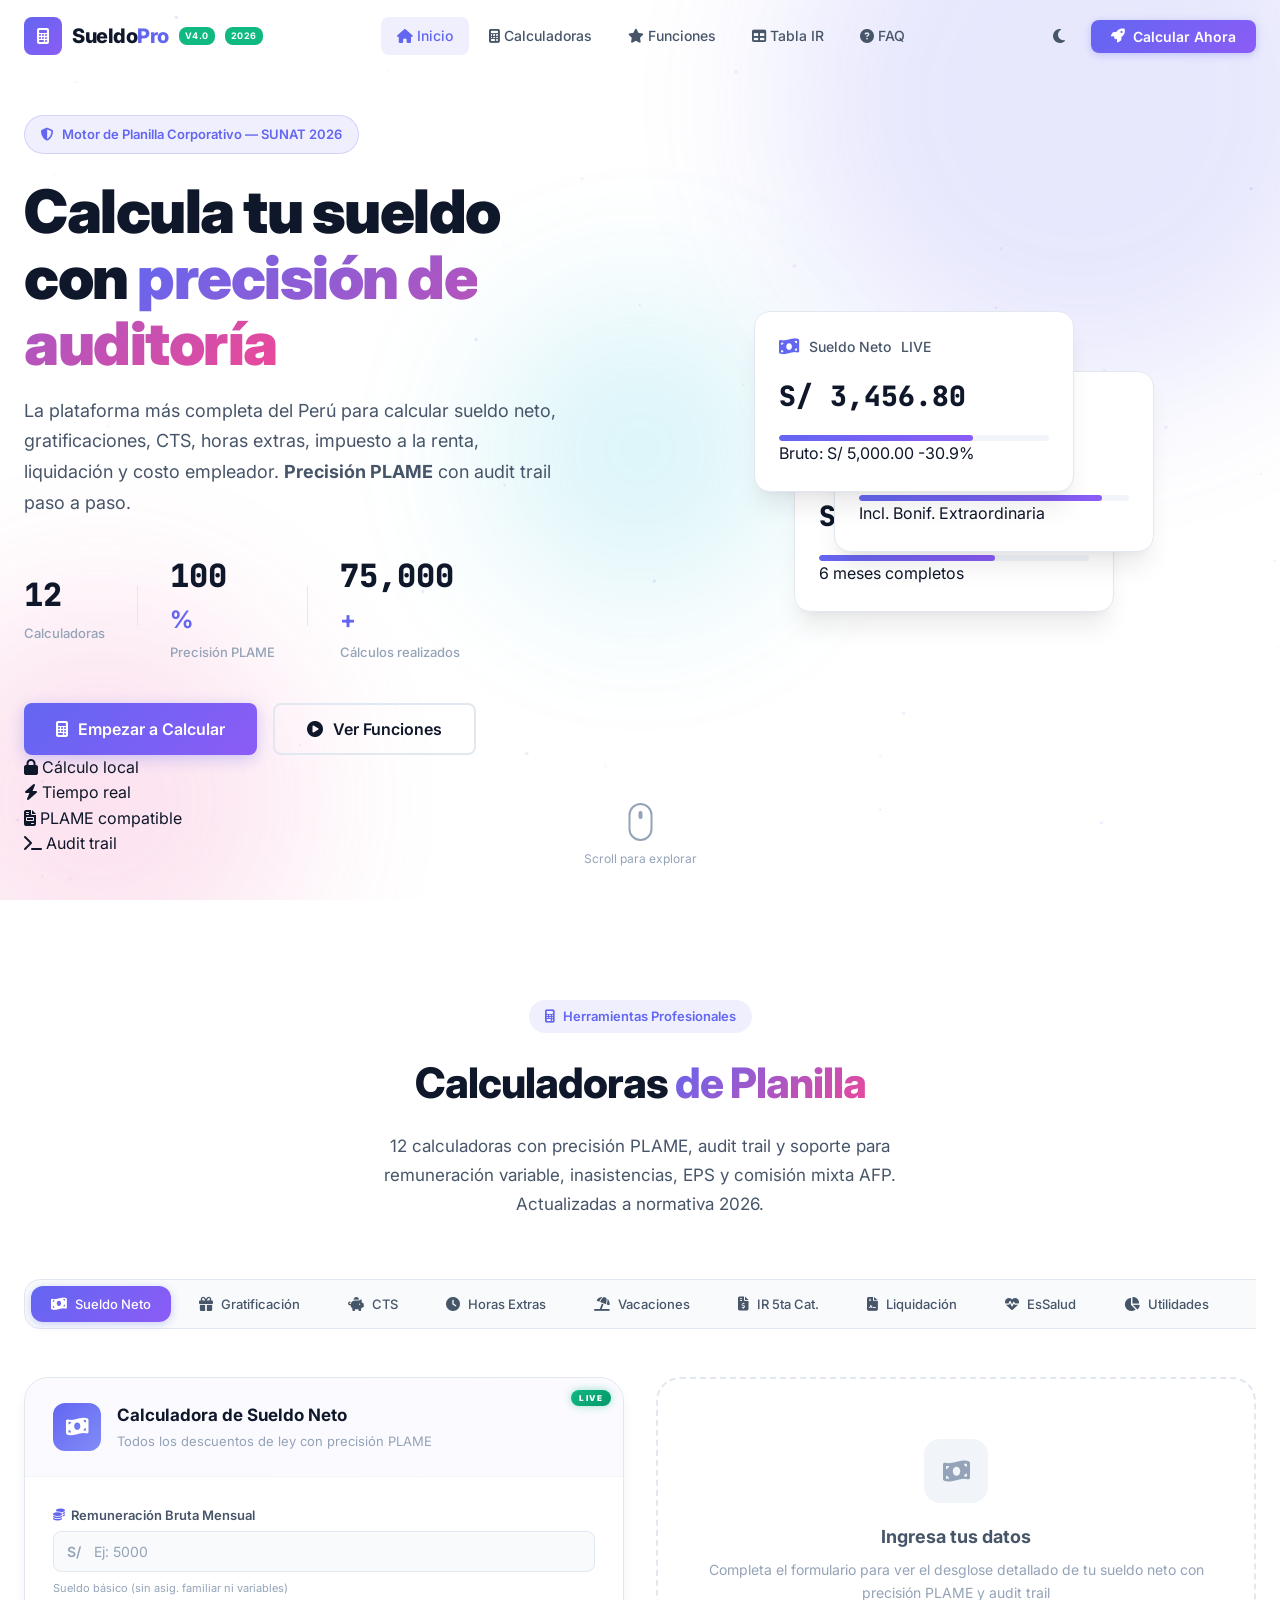
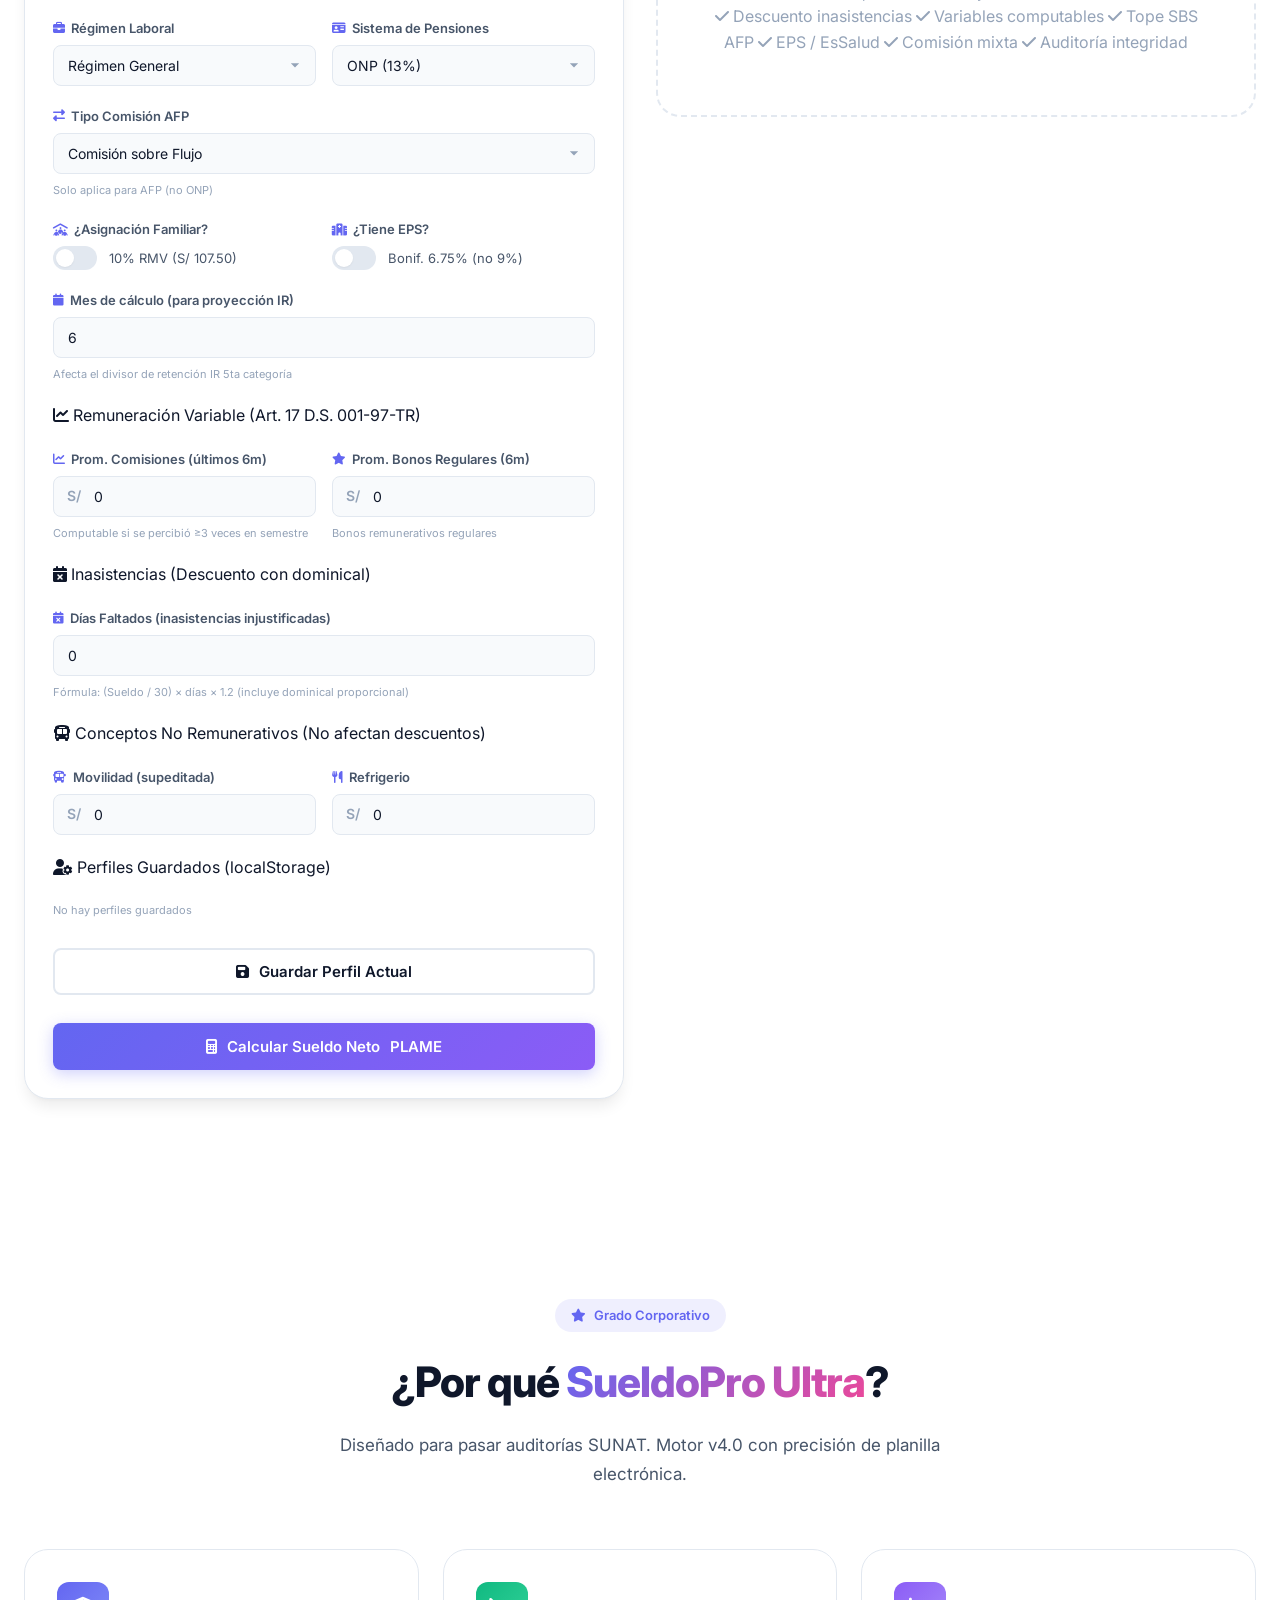
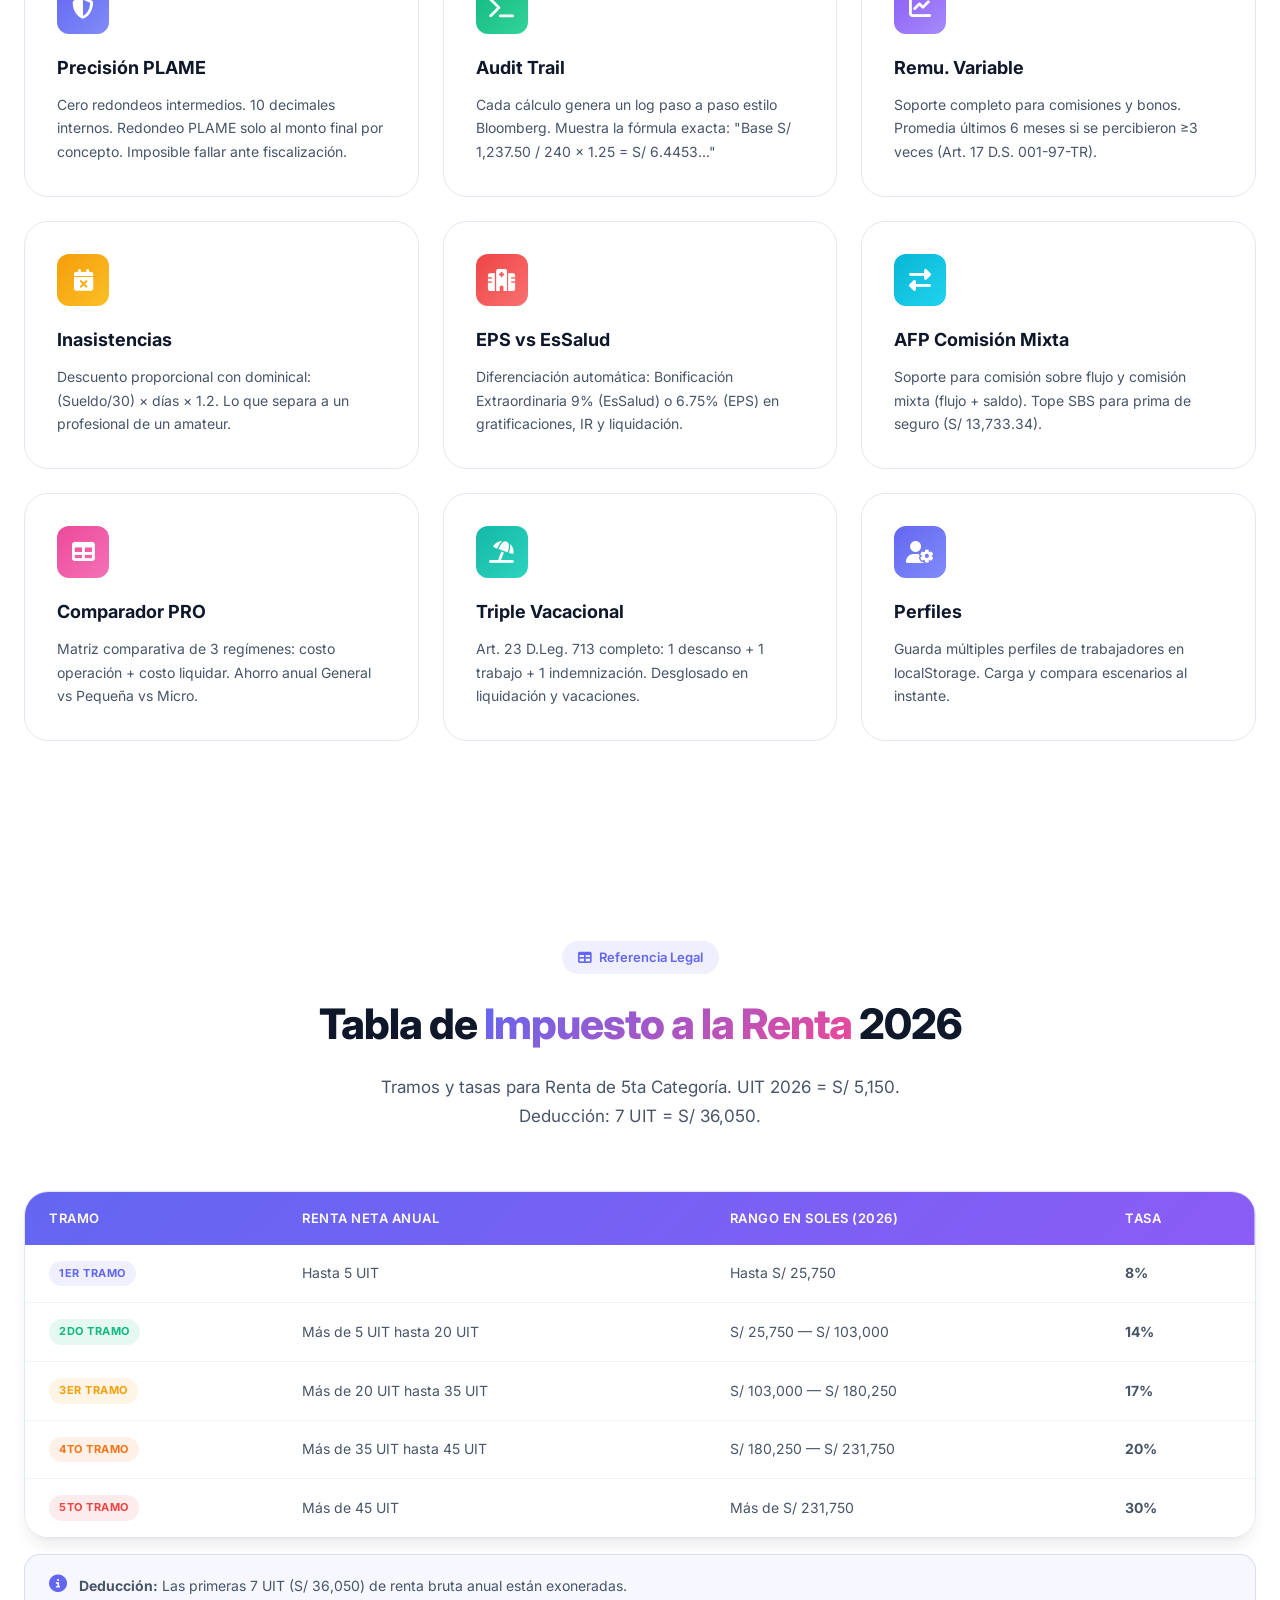
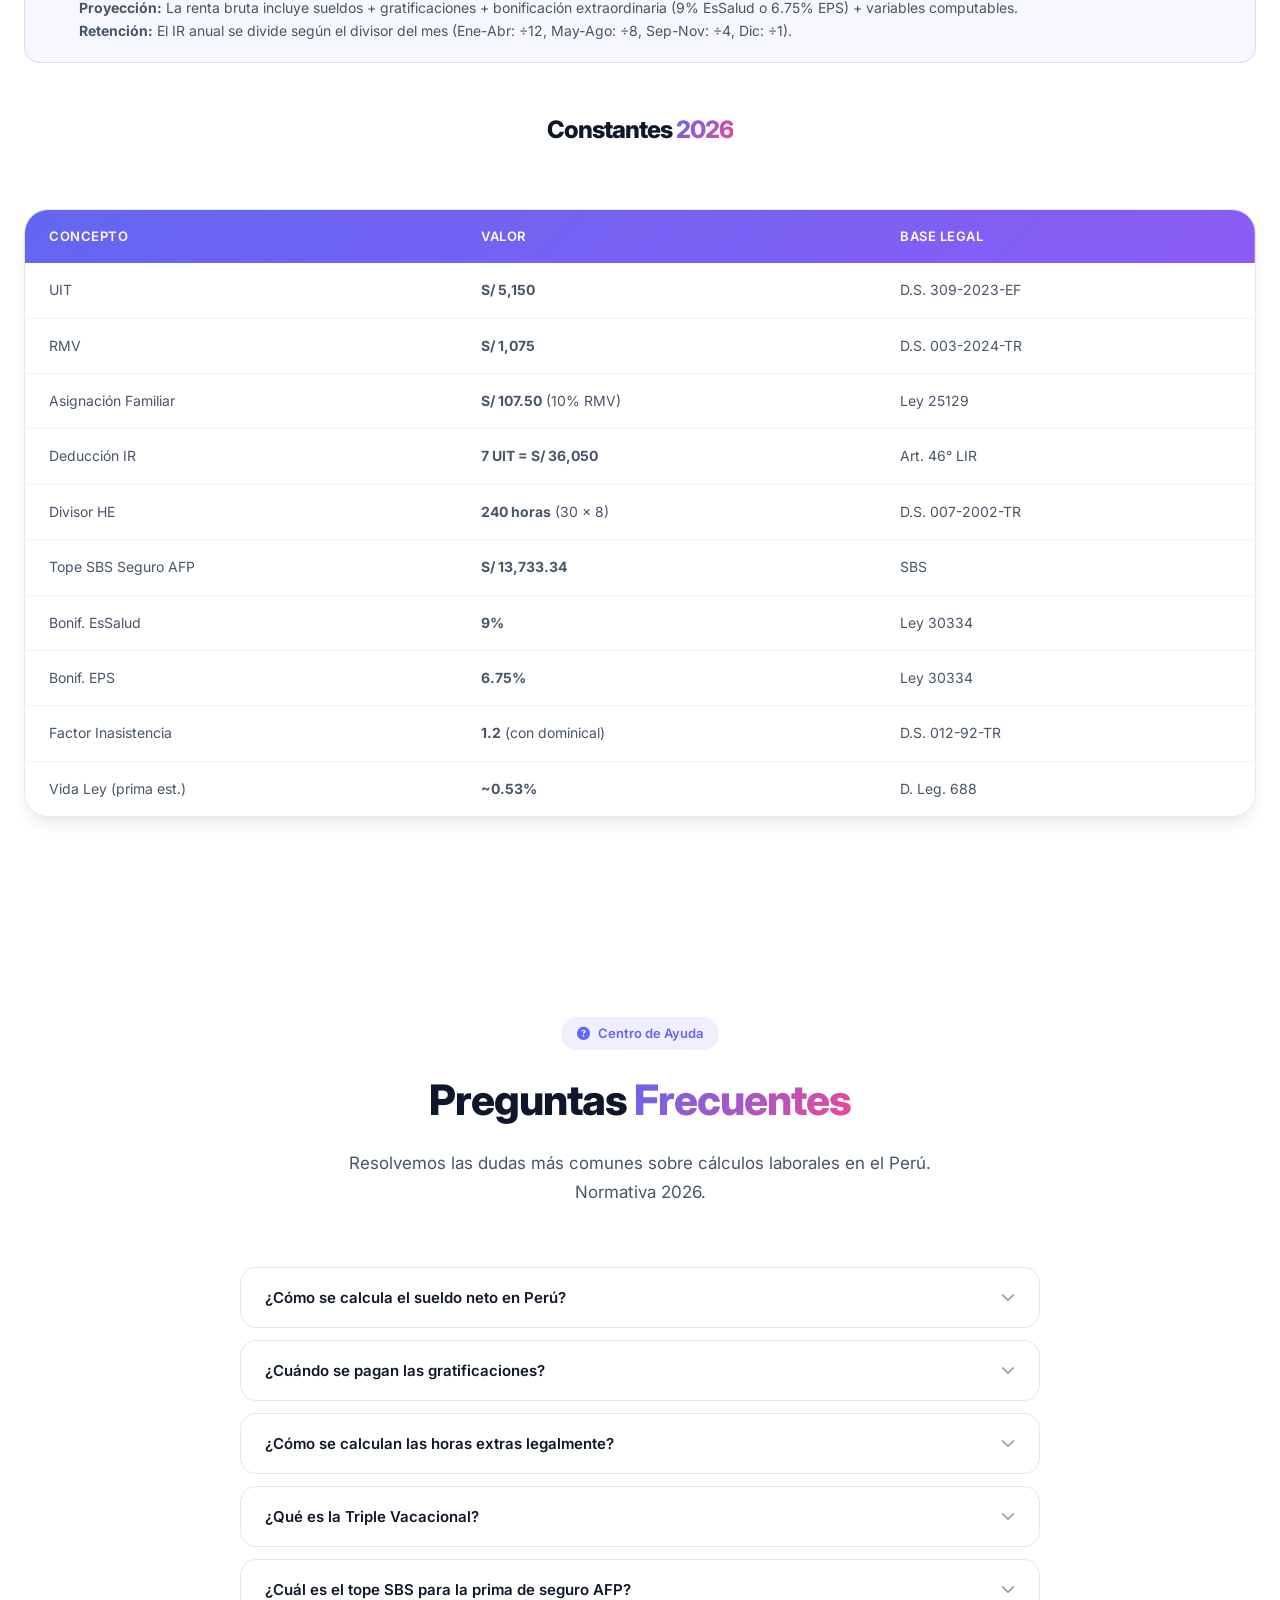
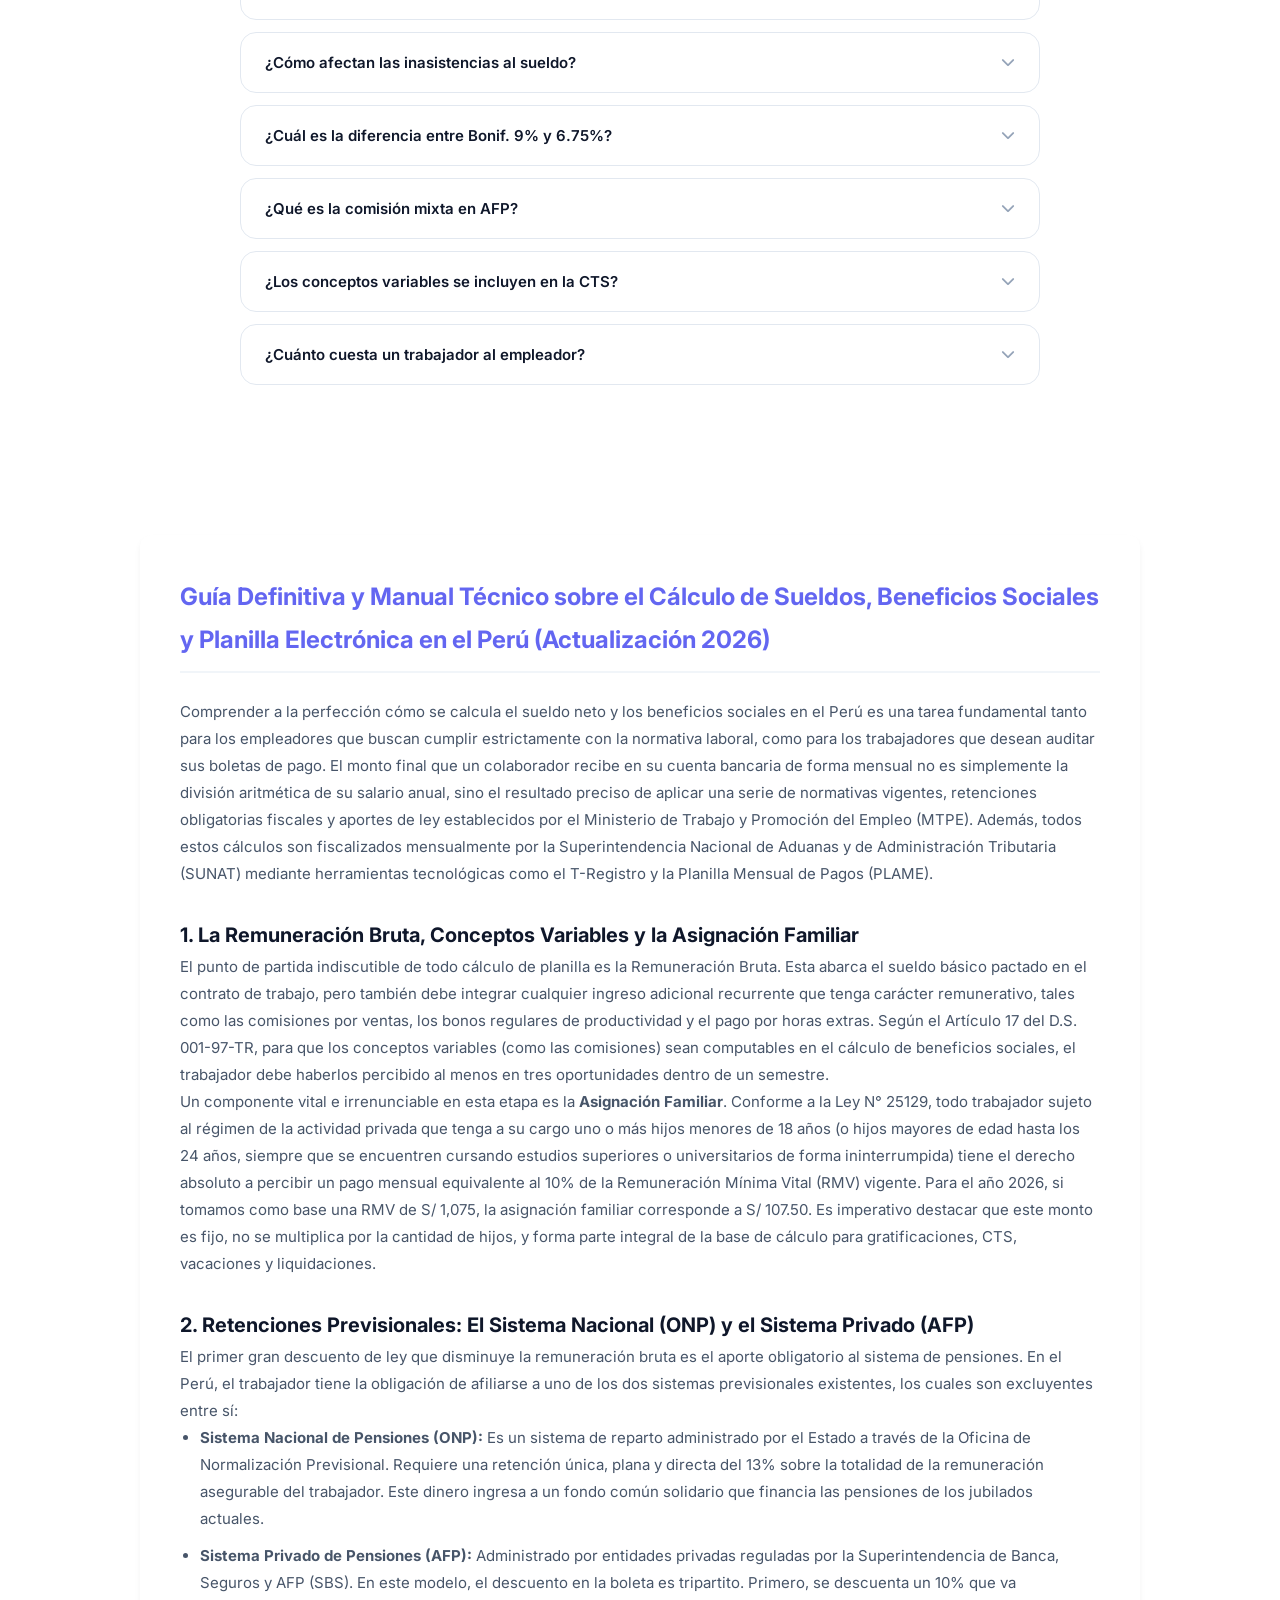
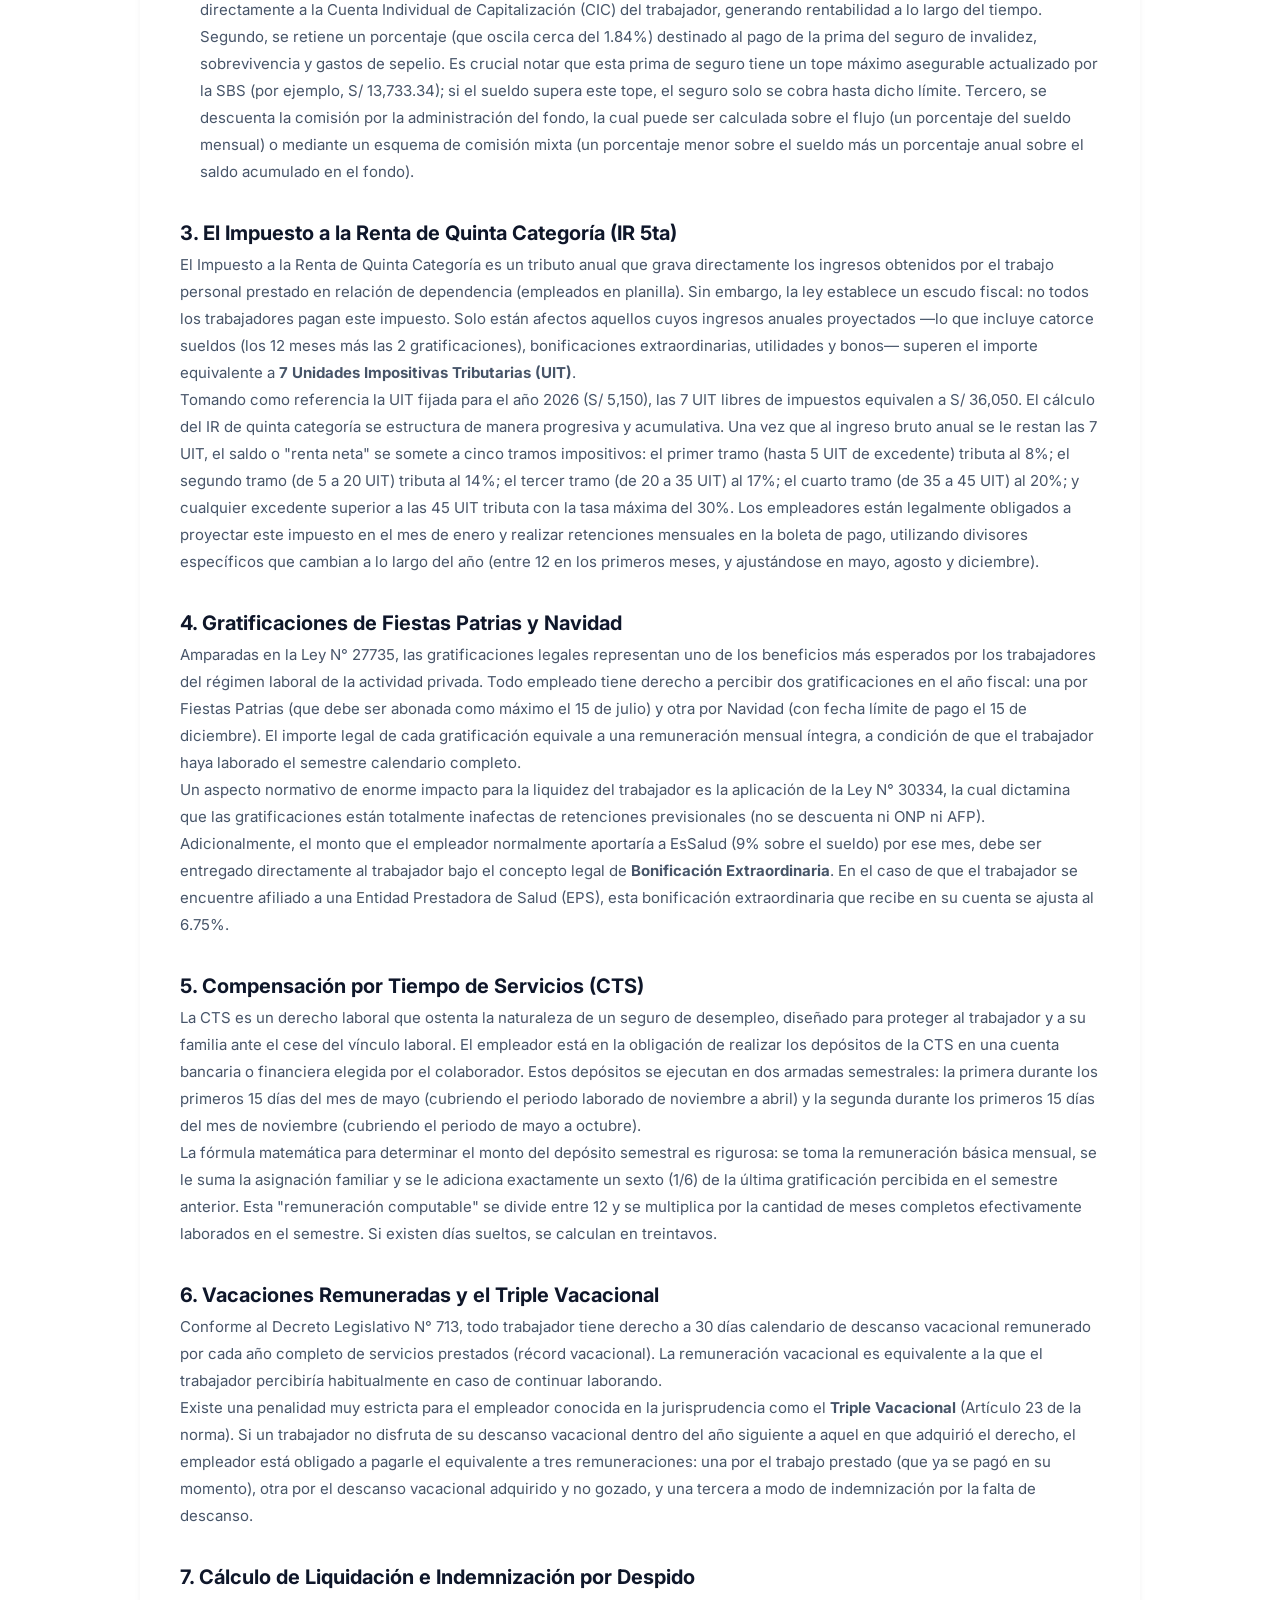
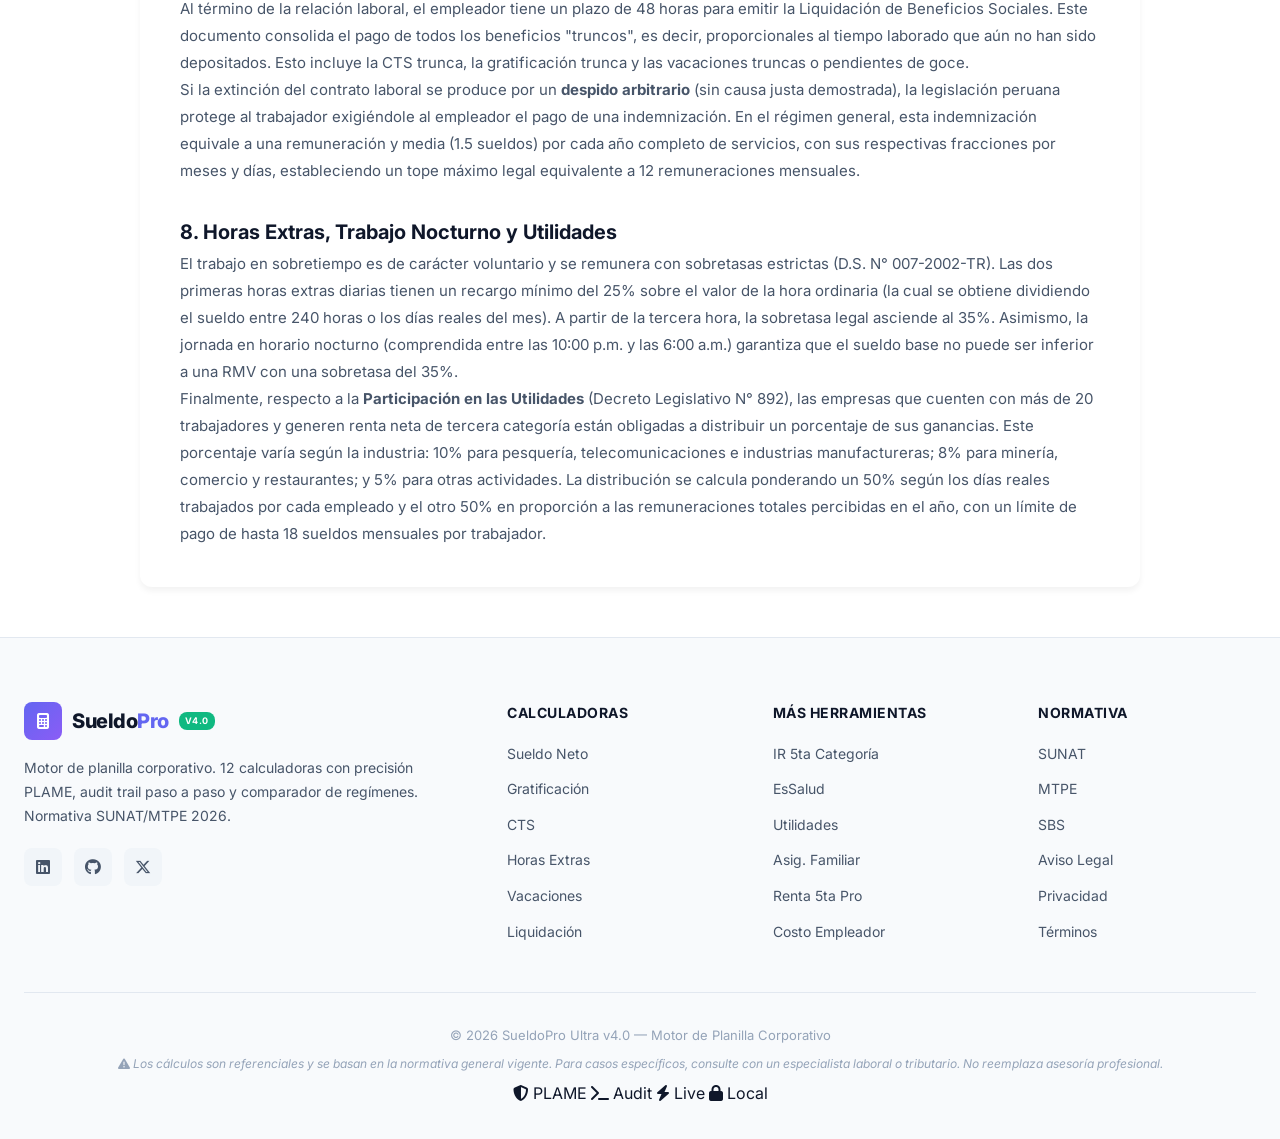
<file: index.html>
<!DOCTYPE html>
<html lang="es">
<head>
    <meta charset="UTF-8">
    <meta name="viewport" content="width=device-width, initial-scale=1.0">
    <meta name="description" content="SueldoPro Ultra - Calculadora laboral profesional del Perú. Sueldo neto, gratificaciones, CTS, horas extras, IR 5ta, liquidación y más. Normativa SUNAT 2026.">
    <meta name="keywords" content="calculadora sueldo peru, sueldo neto, gratificación, CTS, horas extras, impuesto renta, liquidación, SUNAT, planilla, AFP, ONP">
    <meta name="author" content="SueldoPro Ultra">
    <meta name="robots" content="index, follow">
    <meta property="og:title" content="SueldoPro Ultra | Calculadora Laboral Perú 2026">
    <meta property="og:description" content="Motor de planilla corporativo. 12 calculadoras con precisión PLAME, audit trail y comparador de regímenes.">
    <meta property="og:type" content="website">
    <meta name="theme-color" content="#6366f1">

    <title>SueldoPro Ultra | Calculadora Laboral Perú 2026 — SUNAT</title>

    <!-- Fonts -->
    <link rel="preconnect" href="https://fonts.googleapis.com">
    <link rel="preconnect" href="https://fonts.gstatic.com" crossorigin>
    <link href="https://fonts.googleapis.com/css2?family=Inter:wght@300;400;500;600;700;800;900&family=JetBrains+Mono:wght@400;500;600;700&display=swap" rel="stylesheet">

    <!-- Icons -->
    <link rel="stylesheet" href="https://cdnjs.cloudflare.com/ajax/libs/font-awesome/6.5.1/css/all.min.css" integrity="sha512-DTOQO9RWCH3ppGqcWaEA1BIZOC6xxalwEsw9c2QQeAIftl+Vegovlnee1c9QX4TctnWMn13TZye+giMm8e2LwA==" crossorigin="anonymous" referrerpolicy="no-referrer">

    <!-- Stylesheet -->
    <link rel="stylesheet" href="style.css">

    <!-- Favicon -->
    <link rel="icon" type="image/svg+xml" href="data:image/svg+xml,<svg xmlns='http://www.w3.org/2000/svg' viewBox='0 0 100 100'><text y='.9em' font-size='90'>💰</text></svg>">
<script async src="https://pagead2.googlesyndication.com/pagead/js/adsbygoogle.js?client=ca-pub-7614694528900597"
     crossorigin="anonymous"></script>
</head>
<body>

    <!-- ══════════════════════════════════════════
         LOADER
         ══════════════════════════════════════════ -->
    <div id="loader" class="loader-overlay">
        <div class="loader-content">
            <div class="loader-logo">
                <i class="fas fa-calculator"></i>
            </div>
            <div class="loader-bar">
                <div class="loader-progress"></div>
            </div>
            <p>Inicializando Motor de Planilla v4.0...</p>
            <span class="loader-version">SUNAT • PLAME • 2026</span>
        </div>
    </div>

    <!-- ══════════════════════════════════════════
         PARTICLES BACKGROUND
         ══════════════════════════════════════════ -->
    <canvas id="particles" aria-hidden="true"></canvas>

    <!-- ══════════════════════════════════════════
         NAVBAR
         ══════════════════════════════════════════ -->
    <nav class="navbar" id="navbar" role="navigation" aria-label="Navegación principal">
        <div class="nav-container">
            <!-- Logo -->
            <a href="#hero" class="nav-logo" aria-label="SueldoPro Ultra - Inicio">
                <div class="logo-icon">
                    <i class="fas fa-calculator"></i>
                </div>
                <span class="logo-text">Sueldo<span class="logo-highlight">Pro</span></span>
                <span class="logo-badge">v4.0</span>
                <span class="logo-badge logo-badge-green">2026</span>
            </a>

            <!-- Navigation Links -->
            <div class="nav-links" id="navLinks">
                <a href="#hero" class="nav-link active" data-section="hero">
                    <i class="fas fa-home"></i> Inicio
                </a>
                <a href="#calculadoras" class="nav-link" data-section="calculadoras">
                    <i class="fas fa-calculator"></i> Calculadoras
                </a>
                <a href="#features" class="nav-link" data-section="features">
                    <i class="fas fa-star"></i> Funciones
                </a>
                <a href="#tabla-ir" class="nav-link" data-section="tabla-ir">
                    <i class="fas fa-table"></i> Tabla IR
                </a>
                <a href="#faq" class="nav-link" data-section="faq">
                    <i class="fas fa-circle-question"></i> FAQ
                </a>
            </div>

            <!-- Nav Actions -->
            <div class="nav-actions">
                <button class="theme-toggle" id="themeToggle" title="Cambiar tema" aria-label="Cambiar tema claro/oscuro">
                    <i class="fas fa-moon"></i>
                </button>
                <button class="btn-nav-cta" onclick="scrollToSection('calculadoras')" aria-label="Ir a calculadoras">
                    <i class="fas fa-rocket"></i>
                    <span>Calcular Ahora</span>
                </button>
            </div>

            <!-- Hamburger Mobile -->
            <button class="nav-hamburger" id="hamburger" aria-label="Menú móvil" aria-expanded="false">
                <span></span>
                <span></span>
                <span></span>
            </button>
        </div>
    </nav>

    <!-- ══════════════════════════════════════════
         HERO SECTION
         ══════════════════════════════════════════ -->
    <section class="hero" id="hero" aria-label="Sección principal">
        <!-- Background Elements -->
        <div class="hero-bg-elements" aria-hidden="true">
            <div class="hero-circle circle-1"></div>
            <div class="hero-circle circle-2"></div>
            <div class="hero-circle circle-3"></div>
            <div class="hero-grid-pattern"></div>
        </div>

        <div class="hero-container">
            <!-- Left Content -->
            <div class="hero-content">
                <div class="hero-badge animate-fade-in">
                    <i class="fas fa-shield-halved"></i>
                    Motor de Planilla Corporativo — SUNAT 2026
                </div>

                <h1 class="hero-title animate-fade-in">
                    Calcula tu sueldo con
                    <span class="gradient-text">precisión de auditoría</span>
                </h1>

                <p class="hero-subtitle animate-fade-in">
                    La plataforma más completa del Perú para calcular sueldo neto, gratificaciones,
                    CTS, horas extras, impuesto a la renta, liquidación y costo empleador.
                    <strong>Precisión PLAME</strong> con audit trail paso a paso.
                </p>

                <!-- Stats -->
                <div class="hero-stats animate-fade-in">
                    <div class="stat-item">
                        <span class="stat-number" data-count="12">0</span>
                        <span class="stat-label">Calculadoras</span>
                    </div>
                    <div class="stat-divider"></div>
                    <div class="stat-item">
                        <span class="stat-number" data-count="100">0</span><span class="stat-suffix">%</span>
                        <span class="stat-label">Precisión PLAME</span>
                    </div>
                    <div class="stat-divider"></div>
                    <div class="stat-item">
                        <span class="stat-number" data-count="75000">0</span><span class="stat-suffix">+</span>
                        <span class="stat-label">Cálculos realizados</span>
                    </div>
                </div>

                <!-- CTA Buttons -->
                <div class="hero-actions animate-fade-in">
                    <button class="btn-primary btn-lg" onclick="scrollToSection('calculadoras')">
                        <i class="fas fa-calculator"></i> Empezar a Calcular
                    </button>
                    <button class="btn-outline btn-lg" onclick="scrollToSection('features')">
                        <i class="fas fa-play-circle"></i> Ver Funciones
                    </button>
                </div>

                <!-- Trust Badges -->
                <div class="hero-trust animate-fade-in">
                    <div class="trust-item">
                        <i class="fas fa-lock"></i>
                        <span>Cálculo local</span>
                    </div>
                    <div class="trust-item">
                        <i class="fas fa-bolt"></i>
                        <span>Tiempo real</span>
                    </div>
                    <div class="trust-item">
                        <i class="fas fa-file-invoice"></i>
                        <span>PLAME compatible</span>
                    </div>
                    <div class="trust-item">
                        <i class="fas fa-terminal"></i>
                        <span>Audit trail</span>
                    </div>
                </div>
            </div>

            <!-- Right Visual -->
            <div class="hero-visual animate-fade-in" aria-hidden="true">
                <div class="hero-card-stack">
                    <div class="hero-preview-card card-1">
                        <div class="preview-header">
                            <i class="fas fa-money-bill-wave"></i>
                            <span>Sueldo Neto</span>
                            <span class="preview-badge">LIVE</span>
                        </div>
                        <div class="preview-amount">S/ 3,456.80</div>
                        <div class="preview-bar">
                            <div class="bar-fill" style="width:72%"></div>
                        </div>
                        <div class="preview-footer">
                            <span>Bruto: S/ 5,000.00</span>
                            <span class="preview-pct">-30.9%</span>
                        </div>
                    </div>
                    <div class="hero-preview-card card-2">
                        <div class="preview-header">
                            <i class="fas fa-gift"></i>
                            <span>Gratificación</span>
                            <span class="preview-badge preview-badge-green">+9%</span>
                        </div>
                        <div class="preview-amount">S/ 5,450.00</div>
                        <div class="preview-bar">
                            <div class="bar-fill bar-fill-green" style="width:90%"></div>
                        </div>
                        <div class="preview-footer">
                            <span>Incl. Bonif. Extraordinaria</span>
                        </div>
                    </div>
                    <div class="hero-preview-card card-3">
                        <div class="preview-header">
                            <i class="fas fa-piggy-bank"></i>
                            <span>CTS</span>
                        </div>
                        <div class="preview-amount">S/ 2,916.67</div>
                        <div class="preview-bar">
                            <div class="bar-fill bar-fill-purple" style="width:65%"></div>
                        </div>
                        <div class="preview-footer">
                            <span>6 meses completos</span>
                        </div>
                    </div>
                </div>
            </div>
        </div>

        <!-- Scroll Indicator -->
        <div class="hero-scroll-indicator" aria-hidden="true">
            <div class="scroll-mouse">
                <div class="scroll-dot"></div>
            </div>
            <span>Scroll para explorar</span>
        </div>
    </section>

    <!-- ══════════════════════════════════════════
         CALCULADORAS SECTION
         ══════════════════════════════════════════ -->
    <section class="section calculadoras-section" id="calculadoras" aria-label="Calculadoras">
        <div class="container">
            <!-- Section Header -->
            <div class="section-header">
                <span class="section-badge"><i class="fas fa-calculator"></i> Herramientas Profesionales</span>
                <h2 class="section-title">Calculadoras <span class="gradient-text">de Planilla</span></h2>
                <p class="section-subtitle">
                    12 calculadoras con precisión PLAME, audit trail y soporte para remuneración variable,
                    inasistencias, EPS y comisión mixta AFP. Actualizadas a normativa 2026.
                </p>
            </div>

            <!-- ════════════════════════════════
                 CALCULATOR TABS
                 ════════════════════════════════ -->
            <div class="calc-tabs-wrapper">
                <div class="calc-tabs" id="calcTabs" role="tablist" aria-label="Calculadoras disponibles">
                    <button class="calc-tab active" data-calc="sueldo-neto" role="tab" aria-selected="true">
                        <i class="fas fa-money-bill-wave"></i>
                        <span>Sueldo Neto</span>
                    </button>
                    <button class="calc-tab" data-calc="gratificacion" role="tab" aria-selected="false">
                        <i class="fas fa-gift"></i>
                        <span>Gratificación</span>
                    </button>
                    <button class="calc-tab" data-calc="cts" role="tab" aria-selected="false">
                        <i class="fas fa-piggy-bank"></i>
                        <span>CTS</span>
                    </button>
                    <button class="calc-tab" data-calc="horas-extras" role="tab" aria-selected="false">
                        <i class="fas fa-clock"></i>
                        <span>Horas Extras</span>
                    </button>
                    <button class="calc-tab" data-calc="vacaciones" role="tab" aria-selected="false">
                        <i class="fas fa-umbrella-beach"></i>
                        <span>Vacaciones</span>
                    </button>
                    <button class="calc-tab" data-calc="impuesto-renta" role="tab" aria-selected="false">
                        <i class="fas fa-file-invoice-dollar"></i>
                        <span>IR 5ta Cat.</span>
                    </button>
                    <button class="calc-tab" data-calc="liquidacion" role="tab" aria-selected="false">
                        <i class="fas fa-file-contract"></i>
                        <span>Liquidación</span>
                    </button>
                    <button class="calc-tab" data-calc="essalud" role="tab" aria-selected="false">
                        <i class="fas fa-heart-pulse"></i>
                        <span>EsSalud</span>
                    </button>
                    <button class="calc-tab" data-calc="utilidades" role="tab" aria-selected="false">
                        <i class="fas fa-chart-pie"></i>
                        <span>Utilidades</span>
                    </button>
                    <button class="calc-tab" data-calc="asignacion-familiar" role="tab" aria-selected="false">
                        <i class="fas fa-people-roof"></i>
                        <span>Asig. Familiar</span>
                    </button>
                    <button class="calc-tab" data-calc="renta-quinta" role="tab" aria-selected="false">
                        <i class="fas fa-landmark"></i>
                        <span>Renta 5ta Pro</span>
                    </button>
                    <button class="calc-tab" data-calc="costo-empleador" role="tab" aria-selected="false">
                        <i class="fas fa-building"></i>
                        <span>Costo Empleador</span>
                    </button>
                </div>
            </div>

            <!-- ════════════════════════════════
                 CALCULATOR PANELS
                 ════════════════════════════════ -->
            <div class="calc-panels">

                <!-- ╔══════════════════════════════════════╗
                     ║  1. SUELDO NETO                      ║
                     ╚══════════════════════════════════════╝ -->
                <div class="calc-panel active" id="panel-sueldo-neto" role="tabpanel">
                    <div class="calc-layout">
                        <div class="calc-form-area">
                            <div class="calc-card">
                                <div class="calc-card-header">
                                    <div class="calc-icon-wrapper gradient-blue">
                                        <i class="fas fa-money-bill-wave"></i>
                                    </div>
                                    <div>
                                        <h3>Calculadora de Sueldo Neto</h3>
                                        <p>Todos los descuentos de ley con precisión PLAME</p>
                                    </div>
                                </div>
                                <div class="calc-card-body">
                                    <!-- Sueldo Bruto -->
                                    <div class="form-group">
                                        <label class="form-label" for="sn-sueldo-bruto">
                                            <i class="fas fa-coins"></i> Remuneración Bruta Mensual
                                        </label>
                                        <div class="input-wrapper">
                                            <span class="input-prefix">S/</span>
                                            <input type="number" id="sn-sueldo-bruto" class="form-input" placeholder="Ej: 5000" min="0" step="0.01" autocomplete="off">
                                        </div>
                                        <span class="form-hint">Sueldo básico (sin asig. familiar ni variables)</span>
                                    </div>

                                    <!-- Régimen + Pensión -->
                                    <div class="form-row">
                                        <div class="form-group">
                                            <label class="form-label" for="sn-regimen">
                                                <i class="fas fa-briefcase"></i> Régimen Laboral
                                            </label>
                                            <select id="sn-regimen" class="form-select">
                                                <option value="general">Régimen General</option>
                                                <option value="pequena">Pequeña Empresa</option>
                                                <option value="micro">Microempresa</option>
                                            </select>
                                        </div>
                                        <div class="form-group">
                                            <label class="form-label" for="sn-pension">
                                                <i class="fas fa-id-card"></i> Sistema de Pensiones
                                            </label>
                                            <select id="sn-pension" class="form-select">
                                                <option value="onp">ONP (13%)</option>
                                                <option value="afp-habitat">AFP Habitat</option>
                                                <option value="afp-integra">AFP Integra</option>
                                                <option value="afp-prima">AFP Prima</option>
                                                <option value="afp-profuturo">AFP ProFuturo</option>
                                            </select>
                                        </div>
                                    </div>

                                    <!-- Tipo Comisión AFP -->
                                    <div class="form-group">
                                        <label class="form-label" for="sn-tipo-comision">
                                            <i class="fas fa-exchange-alt"></i> Tipo Comisión AFP
                                        </label>
                                        <select id="sn-tipo-comision" class="form-select">
                                            <option value="flujo">Comisión sobre Flujo</option>
                                            <option value="mixta">Comisión Mixta (Flujo + Saldo)</option>
                                        </select>
                                        <span class="form-hint">Solo aplica para AFP (no ONP)</span>
                                    </div>

                                    <!-- Asig Familiar + EPS -->
                                    <div class="form-row">
                                        <div class="form-group">
                                            <label class="form-label">
                                                <i class="fas fa-people-roof"></i> ¿Asignación Familiar?
                                            </label>
                                            <div class="toggle-wrapper">
                                                <label class="toggle">
                                                    <input type="checkbox" id="sn-asig-familiar">
                                                    <span class="toggle-slider"></span>
                                                </label>
                                                <span class="toggle-label">10% RMV (S/ 107.50)</span>
                                            </div>
                                        </div>
                                        <div class="form-group">
                                            <label class="form-label">
                                                <i class="fas fa-hospital"></i> ¿Tiene EPS?
                                            </label>
                                            <div class="toggle-wrapper">
                                                <label class="toggle">
                                                    <input type="checkbox" id="sn-tiene-eps">
                                                    <span class="toggle-slider"></span>
                                                </label>
                                                <span class="toggle-label">Bonif. 6.75% (no 9%)</span>
                                            </div>
                                        </div>
                                    </div>

                                    <!-- Mes de cálculo -->
                                    <div class="form-group">
                                        <label class="form-label" for="sn-meses">
                                            <i class="fas fa-calendar"></i> Mes de cálculo (para proyección IR)
                                        </label>
                                        <input type="number" id="sn-meses" class="form-input" value="6" min="1" max="12">
                                        <span class="form-hint">Afecta el divisor de retención IR 5ta categoría</span>
                                    </div>

                                    <!-- Sección: Remuneración Variable -->
                                    <div class="form-section-divider">
                                        <i class="fas fa-chart-line"></i>
                                        <span>Remuneración Variable</span>
                                        <span class="form-hint-inline">(Art. 17 D.S. 001-97-TR)</span>
                                    </div>

                                    <div class="form-row">
                                        <div class="form-group">
                                            <label class="form-label" for="sn-promedio-comisiones">
                                                <i class="fas fa-chart-line"></i> Prom. Comisiones (últimos 6m)
                                            </label>
                                            <div class="input-wrapper">
                                                <span class="input-prefix">S/</span>
                                                <input type="number" id="sn-promedio-comisiones" class="form-input" placeholder="0" min="0" step="0.01" value="0">
                                            </div>
                                            <span class="form-hint">Computable si se percibió ≥3 veces en semestre</span>
                                        </div>
                                        <div class="form-group">
                                            <label class="form-label" for="sn-promedio-bonos">
                                                <i class="fas fa-star"></i> Prom. Bonos Regulares (6m)
                                            </label>
                                            <div class="input-wrapper">
                                                <span class="input-prefix">S/</span>
                                                <input type="number" id="sn-promedio-bonos" class="form-input" placeholder="0" min="0" step="0.01" value="0">
                                            </div>
                                            <span class="form-hint">Bonos remunerativos regulares</span>
                                        </div>
                                    </div>

                                    <!-- Sección: Inasistencias -->
                                    <div class="form-section-divider">
                                        <i class="fas fa-calendar-xmark"></i>
                                        <span>Inasistencias</span>
                                        <span class="form-hint-inline">(Descuento con dominical)</span>
                                    </div>

                                    <div class="form-group">
                                        <label class="form-label" for="sn-dias-faltados">
                                            <i class="fas fa-calendar-xmark"></i> Días Faltados (inasistencias injustificadas)
                                        </label>
                                        <input type="number" id="sn-dias-faltados" class="form-input" value="0" min="0" max="30">
                                        <span class="form-hint">Fórmula: (Sueldo / 30) × días × 1.2 (incluye dominical proporcional)</span>
                                    </div>

                                    <!-- Sección: Conceptos No Remunerativos -->
                                    <div class="form-section-divider">
                                        <i class="fas fa-bus"></i>
                                        <span>Conceptos No Remunerativos</span>
                                        <span class="form-hint-inline">(No afectan descuentos)</span>
                                    </div>

                                    <div class="form-row">
                                        <div class="form-group">
                                            <label class="form-label" for="sn-movilidad">
                                                <i class="fas fa-bus"></i> Movilidad (supeditada)
                                            </label>
                                            <div class="input-wrapper">
                                                <span class="input-prefix">S/</span>
                                                <input type="number" id="sn-movilidad" class="form-input" placeholder="0" min="0" step="0.01" value="0">
                                            </div>
                                        </div>
                                        <div class="form-group">
                                            <label class="form-label" for="sn-refrigerio">
                                                <i class="fas fa-utensils"></i> Refrigerio
                                            </label>
                                            <div class="input-wrapper">
                                                <span class="input-prefix">S/</span>
                                                <input type="number" id="sn-refrigerio" class="form-input" placeholder="0" min="0" step="0.01" value="0">
                                            </div>
                                        </div>
                                    </div>

                                    <!-- Sección: Perfiles -->
                                    <div class="form-section-divider">
                                        <i class="fas fa-user-gear"></i>
                                        <span>Perfiles Guardados</span>
                                        <span class="form-hint-inline">(localStorage)</span>
                                    </div>

                                    <div id="perfilesLista" class="perfiles-container"></div>
                                    <button class="btn-outline btn-block" onclick="guardarPerfilUI()" style="margin-top:8px">
                                        <i class="fas fa-save"></i> Guardar Perfil Actual
                                    </button>

                                    <!-- Botón Calcular -->
                                    <button class="btn-primary btn-block btn-calculate" onclick="calcularSueldoNeto()">
                                        <i class="fas fa-calculator"></i> Calcular Sueldo Neto
                                        <span class="btn-badge">PLAME</span>
                                    </button>
                                </div>
                            </div>
                        </div>

                        <!-- Result Area -->
                        <div class="calc-result-area" id="result-sueldo-neto">
                            <div class="result-placeholder">
                                <div class="result-placeholder-icon">
                                    <i class="fas fa-money-bill-wave"></i>
                                </div>
                                <h4>Ingresa tus datos</h4>
                                <p>Completa el formulario para ver el desglose detallado de tu sueldo neto con precisión PLAME y audit trail</p>
                                <div class="placeholder-features">
                                    <span><i class="fas fa-check"></i> Descuento inasistencias</span>
                                    <span><i class="fas fa-check"></i> Variables computables</span>
                                    <span><i class="fas fa-check"></i> Tope SBS AFP</span>
                                    <span><i class="fas fa-check"></i> EPS / EsSalud</span>
                                    <span><i class="fas fa-check"></i> Comisión mixta</span>
                                    <span><i class="fas fa-check"></i> Auditoría integridad</span>
                                </div>
                            </div>
                        </div>
                    </div>
                </div>

                <!-- ╔══════════════════════════════════════╗
                     ║  2. GRATIFICACIÓN                    ║
                     ╚══════════════════════════════════════╝ -->
                <div class="calc-panel" id="panel-gratificacion" role="tabpanel">
                    <div class="calc-layout">
                        <div class="calc-form-area">
                            <div class="calc-card">
                                <div class="calc-card-header">
                                    <div class="calc-icon-wrapper gradient-green">
                                        <i class="fas fa-gift"></i>
                                    </div>
                                    <div>
                                        <h3>Calculadora de Gratificación</h3>
                                        <p>Julio y Diciembre — Ley 27735 + Ley 30334</p>
                                    </div>
                                </div>
                                <div class="calc-card-body">
                                    <div class="form-group">
                                        <label class="form-label" for="grat-sueldo"><i class="fas fa-coins"></i> Remuneración Bruta Mensual</label>
                                        <div class="input-wrapper">
                                            <span class="input-prefix">S/</span>
                                            <input type="number" id="grat-sueldo" class="form-input" placeholder="Ej: 4000" min="0" step="0.01">
                                        </div>
                                    </div>
                                    <div class="form-row">
                                        <div class="form-group">
                                            <label class="form-label" for="grat-periodo"><i class="fas fa-calendar-alt"></i> Período</label>
                                            <select id="grat-periodo" class="form-select">
                                                <option value="julio">Julio (Fiestas Patrias)</option>
                                                <option value="diciembre">Diciembre (Navidad)</option>
                                            </select>
                                        </div>
                                        <div class="form-group">
                                            <label class="form-label" for="grat-meses"><i class="fas fa-calendar-check"></i> Meses completos en semestre</label>
                                            <input type="number" id="grat-meses" class="form-input" value="6" min="1" max="6">
                                        </div>
                                    </div>
                                    <div class="form-row">
                                        <div class="form-group">
                                            <label class="form-label"><i class="fas fa-people-roof"></i> ¿Asignación Familiar?</label>
                                            <div class="toggle-wrapper">
                                                <label class="toggle"><input type="checkbox" id="grat-asig-familiar"><span class="toggle-slider"></span></label>
                                                <span class="toggle-label">Incluir (S/ 107.50)</span>
                                            </div>
                                        </div>
                                        <div class="form-group">
                                            <label class="form-label" for="grat-bonif-tipo"><i class="fas fa-hospital"></i> Tipo Bonificación</label>
                                            <select id="grat-bonif-tipo" class="form-select">
                                                <option value="essalud">EsSalud (9%)</option>
                                                <option value="eps">EPS (6.75%)</option>
                                            </select>
                                        </div>
                                    </div>

                                    <div class="form-section-divider">
                                        <i class="fas fa-chart-line"></i>
                                        <span>Remuneración Variable</span>
                                    </div>
                                    <div class="form-row">
                                        <div class="form-group">
                                            <label class="form-label" for="grat-promedio-comisiones"><i class="fas fa-chart-line"></i> Prom. Comisiones (6m)</label>
                                            <div class="input-wrapper"><span class="input-prefix">S/</span><input type="number" id="grat-promedio-comisiones" class="form-input" placeholder="0" min="0" step="0.01" value="0"></div>
                                        </div>
                                        <div class="form-group">
                                            <label class="form-label" for="grat-promedio-bonos"><i class="fas fa-star"></i> Prom. Bonos (6m)</label>
                                            <div class="input-wrapper"><span class="input-prefix">S/</span><input type="number" id="grat-promedio-bonos" class="form-input" placeholder="0" min="0" step="0.01" value="0"></div>
                                        </div>
                                    </div>

                                    <button class="btn-primary btn-block btn-calculate" onclick="calcularGratificacion()">
                                        <i class="fas fa-calculator"></i> Calcular Gratificación
                                    </button>
                                </div>
                            </div>
                        </div>
                        <div class="calc-result-area" id="result-gratificacion">
                            <div class="result-placeholder">
                                <div class="result-placeholder-icon"><i class="fas fa-gift"></i></div>
                                <h4>Calcula tu Gratificación</h4>
                                <p>Con soporte para EPS (6.75%) y variables computables</p>
                            </div>
                        </div>
                    </div>
                </div>

                <!-- ╔══════════════════════════════════════╗
                     ║  3. CTS                              ║
                     ╚══════════════════════════════════════╝ -->
                <div class="calc-panel" id="panel-cts" role="tabpanel">
                    <div class="calc-layout">
                        <div class="calc-form-area">
                            <div class="calc-card">
                                <div class="calc-card-header">
                                    <div class="calc-icon-wrapper gradient-purple"><i class="fas fa-piggy-bank"></i></div>
                                    <div><h3>Calculadora de CTS</h3><p>D.S. N° 001-97-TR — Depósito semestral</p></div>
                                </div>
                                <div class="calc-card-body">
                                    <div class="form-group">
                                        <label class="form-label" for="cts-sueldo"><i class="fas fa-coins"></i> Remuneración Mensual</label>
                                        <div class="input-wrapper"><span class="input-prefix">S/</span><input type="number" id="cts-sueldo" class="form-input" placeholder="Ej: 3500" min="0" step="0.01"></div>
                                    </div>
                                    <div class="form-row">
                                        <div class="form-group">
                                            <label class="form-label" for="cts-meses"><i class="fas fa-calendar"></i> Meses completos</label>
                                            <input type="number" id="cts-meses" class="form-input" value="6" min="0" max="6">
                                        </div>
                                        <div class="form-group">
                                            <label class="form-label" for="cts-dias"><i class="fas fa-calendar-day"></i> Días adicionales</label>
                                            <input type="number" id="cts-dias" class="form-input" value="0" min="0" max="29">
                                        </div>
                                    </div>
                                    <div class="form-row">
                                        <div class="form-group">
                                            <label class="form-label"><i class="fas fa-people-roof"></i> ¿Asig. Familiar?</label>
                                            <div class="toggle-wrapper"><label class="toggle"><input type="checkbox" id="cts-asig-familiar"><span class="toggle-slider"></span></label><span class="toggle-label">Incluir</span></div>
                                        </div>
                                        <div class="form-group">
                                            <label class="form-label" for="cts-gratificacion"><i class="fas fa-gift"></i> Última Gratificación</label>
                                            <div class="input-wrapper"><span class="input-prefix">S/</span><input type="number" id="cts-gratificacion" class="form-input" placeholder="1/6 se suma" min="0" step="0.01"></div>
                                            <span class="form-hint">Se toma 1/6 como computable</span>
                                        </div>
                                    </div>
                                    <div class="form-section-divider"><i class="fas fa-chart-line"></i><span>Variables</span></div>
                                    <div class="form-row">
                                        <div class="form-group"><label class="form-label" for="cts-promedio-comisiones"><i class="fas fa-chart-line"></i> Prom. Comisiones</label><div class="input-wrapper"><span class="input-prefix">S/</span><input type="number" id="cts-promedio-comisiones" class="form-input" placeholder="0" min="0" step="0.01" value="0"></div></div>
                                        <div class="form-group"><label class="form-label" for="cts-promedio-bonos"><i class="fas fa-star"></i> Prom. Bonos</label><div class="input-wrapper"><span class="input-prefix">S/</span><input type="number" id="cts-promedio-bonos" class="form-input" placeholder="0" min="0" step="0.01" value="0"></div></div>
                                    </div>
                                    <button class="btn-primary btn-block btn-calculate" onclick="calcularCTS()"><i class="fas fa-calculator"></i> Calcular CTS</button>
                                </div>
                            </div>
                        </div>
                        <div class="calc-result-area" id="result-cts">
                            <div class="result-placeholder"><div class="result-placeholder-icon"><i class="fas fa-piggy-bank"></i></div><h4>Calcula tu CTS</h4><p>Depósitos: Mayo y Noviembre. Incluye 1/6 de gratificación y variables.</p></div>
                        </div>
                    </div>
                </div>

                <!-- ╔══════════════════════════════════════╗
                     ║  4. HORAS EXTRAS                     ║
                     ╚══════════════════════════════════════╝ -->
                <div class="calc-panel" id="panel-horas-extras" role="tabpanel">
                    <div class="calc-layout">
                        <div class="calc-form-area">
                            <div class="calc-card">
                                <div class="calc-card-header">
                                    <div class="calc-icon-wrapper gradient-orange"><i class="fas fa-clock"></i></div>
                                    <div><h3>Calculadora de Horas Extras</h3><p>D.S. N° 007-2002-TR — Divisor 240h legal</p></div>
                                </div>
                                <div class="calc-card-body">
                                    <div class="form-group">
                                        <label class="form-label" for="he-sueldo"><i class="fas fa-coins"></i> Remuneración Mensual</label>
                                        <div class="input-wrapper"><span class="input-prefix">S/</span><input type="number" id="he-sueldo" class="form-input" placeholder="Ej: 1130" min="0" step="0.01"></div>
                                    </div>
                                    <div class="form-row">
                                        <div class="form-group">
                                            <label class="form-label" for="he-horas-25"><i class="fas fa-clock"></i> Horas extras (+25%)</label>
                                            <input type="number" id="he-horas-25" class="form-input" placeholder="0" min="0" step="0.5">
                                            <span class="form-hint">Primeras 2 horas/día</span>
                                        </div>
                                        <div class="form-group">
                                            <label class="form-label" for="he-horas-35"><i class="fas fa-clock"></i> Horas extras (+35%)</label>
                                            <input type="number" id="he-horas-35" class="form-input" placeholder="0" min="0" step="0.5">
                                            <span class="form-hint">A partir de 3ra hora</span>
                                        </div>
                                    </div>
                                    <div class="form-row">
                                        <div class="form-group">
                                            <label class="form-label"><i class="fas fa-people-roof"></i> ¿Asig. Familiar?</label>
                                            <div class="toggle-wrapper"><label class="toggle"><input type="checkbox" id="he-asig-familiar"><span class="toggle-slider"></span></label><span class="toggle-label">+S/ 107.50 en base</span></div>
                                        </div>
                                        <div class="form-group">
                                            <label class="form-label"><i class="fas fa-moon"></i> ¿Trabajo nocturno?</label>
                                            <div class="toggle-wrapper"><label class="toggle"><input type="checkbox" id="he-nocturno"><span class="toggle-slider"></span></label><span class="toggle-label">+35% sobretasa (10pm-6am)</span></div>
                                        </div>
                                    </div>

                                    <div class="form-section-divider"><i class="fas fa-ruler-horizontal"></i><span>Configuración de Divisor</span></div>
                                    <div class="form-row">
                                        <div class="form-group">
                                            <label class="form-label" for="he-divisor-tipo"><i class="fas fa-ruler-horizontal"></i> Divisor HE</label>
                                            <select id="he-divisor-tipo" class="form-select">
                                                <option value="legal">240h legal (30 × 8)</option>
                                                <option value="real">Días reales del mes × 8</option>
                                            </select>
                                            <span class="form-hint">240h es el estándar legal</span>
                                        </div>
                                        <div class="form-group">
                                            <label class="form-label" for="he-dias-reales"><i class="fas fa-calendar-day"></i> Días reales del mes</label>
                                            <input type="number" id="he-dias-reales" class="form-input" value="30" min="28" max="31">
                                            <span class="form-hint">Solo para divisor por días reales</span>
                                        </div>
                                    </div>

                                    <div class="form-section-divider"><i class="fas fa-chart-line"></i><span>Variables</span></div>
                                    <div class="form-row">
                                        <div class="form-group"><label class="form-label" for="he-promedio-comisiones"><i class="fas fa-chart-line"></i> Prom. Comisiones</label><div class="input-wrapper"><span class="input-prefix">S/</span><input type="number" id="he-promedio-comisiones" class="form-input" placeholder="0" min="0" step="0.01" value="0"></div></div>
                                        <div class="form-group"><label class="form-label" for="he-promedio-bonos"><i class="fas fa-star"></i> Prom. Bonos</label><div class="input-wrapper"><span class="input-prefix">S/</span><input type="number" id="he-promedio-bonos" class="form-input" placeholder="0" min="0" step="0.01" value="0"></div></div>
                                    </div>

                                    <button class="btn-primary btn-block btn-calculate" onclick="calcularHorasExtras()">
                                        <i class="fas fa-calculator"></i> Calcular Horas Extras
                                        <span class="btn-badge">÷240</span>
                                    </button>
                                </div>
                            </div>
                        </div>
                        <div class="calc-result-area" id="result-horas-extras">
                            <div class="result-placeholder"><div class="result-placeholder-icon"><i class="fas fa-clock"></i></div><h4>Calcula tus Horas Extras</h4><p>Divisor 240h legal. Sin redondeos intermedios. Caso S/ 1,130 + AF = exacto al céntimo.</p></div>
                        </div>
                    </div>
                </div>

                <!-- ╔══════════════════════════════════════╗
                     ║  5. VACACIONES                       ║
                     ╚══════════════════════════════════════╝ -->
                <div class="calc-panel" id="panel-vacaciones" role="tabpanel">
                    <div class="calc-layout">
                        <div class="calc-form-area">
                            <div class="calc-card">
                                <div class="calc-card-header">
                                    <div class="calc-icon-wrapper gradient-cyan"><i class="fas fa-umbrella-beach"></i></div>
                                    <div><h3>Calculadora de Vacaciones</h3><p>D. Leg. N° 713 — Incluye Triple Vacacional</p></div>
                                </div>
                                <div class="calc-card-body">
                                    <div class="form-group">
                                        <label class="form-label" for="vac-sueldo"><i class="fas fa-coins"></i> Remuneración Mensual</label>
                                        <div class="input-wrapper"><span class="input-prefix">S/</span><input type="number" id="vac-sueldo" class="form-input" placeholder="Ej: 4000" min="0" step="0.01"></div>
                                    </div>
                                    <div class="form-row">
                                        <div class="form-group">
                                            <label class="form-label" for="vac-dias"><i class="fas fa-calendar"></i> Días de vacaciones</label>
                                            <input type="number" id="vac-dias" class="form-input" value="30" min="1" max="30">
                                        </div>
                                        <div class="form-group">
                                            <label class="form-label" for="vac-meses"><i class="fas fa-calendar-check"></i> Meses laborados</label>
                                            <input type="number" id="vac-meses" class="form-input" value="12" min="1" max="12">
                                        </div>
                                    </div>
                                    <div class="form-group">
                                        <label class="form-label"><i class="fas fa-exclamation-triangle"></i> ¿Triple Vacacional?</label>
                                        <div class="toggle-wrapper">
                                            <label class="toggle"><input type="checkbox" id="vac-triple"><span class="toggle-slider"></span></label>
                                            <span class="toggle-label">Art. 23 D.Leg. 713: 3 remuneraciones (descanso + trabajo + indemnización)</span>
                                        </div>
                                    </div>
                                    <div class="form-section-divider"><i class="fas fa-chart-line"></i><span>Variables</span></div>
                                    <div class="form-row">
                                        <div class="form-group"><label class="form-label" for="vac-promedio-comisiones"><i class="fas fa-chart-line"></i> Prom. Comisiones</label><div class="input-wrapper"><span class="input-prefix">S/</span><input type="number" id="vac-promedio-comisiones" class="form-input" placeholder="0" min="0" step="0.01" value="0"></div></div>
                                        <div class="form-group"><label class="form-label" for="vac-promedio-bonos"><i class="fas fa-star"></i> Prom. Bonos</label><div class="input-wrapper"><span class="input-prefix">S/</span><input type="number" id="vac-promedio-bonos" class="form-input" placeholder="0" min="0" step="0.01" value="0"></div></div>
                                    </div>
                                    <button class="btn-primary btn-block btn-calculate" onclick="calcularVacaciones()"><i class="fas fa-calculator"></i> Calcular Vacaciones</button>
                                </div>
                            </div>
                        </div>
                        <div class="calc-result-area" id="result-vacaciones">
                            <div class="result-placeholder"><div class="result-placeholder-icon"><i class="fas fa-umbrella-beach"></i></div><h4>Calcula tus Vacaciones</h4><p>30 días por año. Incluye Triple Vacacional (Art. 23).</p></div>
                        </div>
                    </div>
                </div>

                <!-- ╔══════════════════════════════════════╗
                     ║  6. IMPUESTO A LA RENTA              ║
                     ╚══════════════════════════════════════╝ -->
                <div class="calc-panel" id="panel-impuesto-renta" role="tabpanel">
                    <div class="calc-layout">
                        <div class="calc-form-area">
                            <div class="calc-card">
                                <div class="calc-card-header">
                                    <div class="calc-icon-wrapper gradient-red"><i class="fas fa-file-invoice-dollar"></i></div>
                                    <div><h3>Impuesto a la Renta 5ta Categoría</h3><p>Proyección anual con Bonif. 9%/6.75% — UIT 2026: S/ 5,150</p></div>
                                </div>
                                <div class="calc-card-body">
                                    <div class="form-group">
                                        <label class="form-label" for="ir-sueldo"><i class="fas fa-coins"></i> Remuneración Bruta Mensual</label>
                                        <div class="input-wrapper"><span class="input-prefix">S/</span><input type="number" id="ir-sueldo" class="form-input" placeholder="Ej: 8000" min="0" step="0.01"></div>
                                    </div>
                                    <div class="form-row">
                                        <div class="form-group">
                                            <label class="form-label" for="ir-meses"><i class="fas fa-calendar"></i> Meses a trabajar</label>
                                            <input type="number" id="ir-meses" class="form-input" value="12" min="1" max="12">
                                        </div>
                                        <div class="form-group">
                                            <label class="form-label" for="ir-gratificaciones"><i class="fas fa-gift"></i> Gratificaciones</label>
                                            <input type="number" id="ir-gratificaciones" class="form-input" value="2" min="0" max="2">
                                        </div>
                                    </div>
                                    <div class="form-group">
                                        <label class="form-label" for="ir-otros"><i class="fas fa-hand-holding-dollar"></i> Otros ingresos anuales</label>
                                        <div class="input-wrapper"><span class="input-prefix">S/</span><input type="number" id="ir-otros" class="form-input" placeholder="0" min="0" step="0.01" value="0"></div>
                                    </div>
                                    <div class="form-group">
                                        <label class="form-label"><i class="fas fa-hospital"></i> ¿Tiene EPS?</label>
                                        <div class="toggle-wrapper"><label class="toggle"><input type="checkbox" id="ir-tiene-eps"><span class="toggle-slider"></span></label><span class="toggle-label">Bonif. 6.75% en proyección</span></div>
                                    </div>
                                    <button class="btn-primary btn-block btn-calculate" onclick="calcularImpuestoRenta()"><i class="fas fa-calculator"></i> Calcular IR 5ta</button>
                                </div>
                            </div>
                        </div>
                        <div class="calc-result-area" id="result-impuesto-renta">
                            <div class="result-placeholder"><div class="result-placeholder-icon"><i class="fas fa-file-invoice-dollar"></i></div><h4>Calcula tu IR</h4><p>UIT 2026: S/ 5,150 | 7 UIT exoneradas | Incluye Bonif. Extraordinaria en proyección</p></div>
                        </div>
                    </div>
                </div>

                <!-- ╔══════════════════════════════════════╗
                     ║  7. LIQUIDACIÓN                      ║
                     ╚══════════════════════════════════════╝ -->
                <div class="calc-panel" id="panel-liquidacion" role="tabpanel">
                    <div class="calc-layout">
                        <div class="calc-form-area">
                            <div class="calc-card">
                                <div class="calc-card-header">
                                    <div class="calc-icon-wrapper gradient-pink"><i class="fas fa-file-contract"></i></div>
                                    <div><h3>Calculadora de Liquidación</h3><p>Beneficios sociales + Triple Vacacional + Indemnización</p></div>
                                </div>
                                <div class="calc-card-body">
                                    <div class="form-group">
                                        <label class="form-label" for="liq-sueldo"><i class="fas fa-coins"></i> Última Remuneración</label>
                                        <div class="input-wrapper"><span class="input-prefix">S/</span><input type="number" id="liq-sueldo" class="form-input" placeholder="Ej: 3500" min="0" step="0.01"></div>
                                    </div>
                                    <div class="form-row">
                                        <div class="form-group">
                                            <label class="form-label" for="liq-fecha-ingreso"><i class="fas fa-calendar-plus"></i> Fecha de Ingreso</label>
                                            <input type="date" id="liq-fecha-ingreso" class="form-input">
                                        </div>
                                        <div class="form-group">
                                            <label class="form-label" for="liq-fecha-cese"><i class="fas fa-calendar-minus"></i> Fecha de Cese</label>
                                            <input type="date" id="liq-fecha-cese" class="form-input">
                                        </div>
                                    </div>
                                    <div class="form-row">
                                        <div class="form-group">
                                            <label class="form-label" for="liq-motivo"><i class="fas fa-ban"></i> Motivo de Cese</label>
                                            <select id="liq-motivo" class="form-select">
                                                <option value="renuncia">Renuncia voluntaria</option>
                                                <option value="despido-arbitrario">Despido arbitrario</option>
                                                <option value="mutuo-acuerdo">Mutuo acuerdo</option>
                                                <option value="fin-contrato">Fin de contrato</option>
                                            </select>
                                        </div>
                                        <div class="form-group">
                                            <label class="form-label" for="liq-vac-pendientes"><i class="fas fa-umbrella-beach"></i> Días vac. pendientes</label>
                                            <input type="number" id="liq-vac-pendientes" class="form-input" value="0" min="0" max="60">
                                        </div>
                                    </div>
                                    <div class="form-row">
                                        <div class="form-group">
                                            <label class="form-label"><i class="fas fa-people-roof"></i> ¿Asig. Familiar?</label>
                                            <div class="toggle-wrapper"><label class="toggle"><input type="checkbox" id="liq-asig-familiar"><span class="toggle-slider"></span></label><span class="toggle-label">Incluir</span></div>
                                        </div>
                                        <div class="form-group">
                                            <label class="form-label"><i class="fas fa-hospital"></i> ¿Tiene EPS?</label>
                                            <div class="toggle-wrapper"><label class="toggle"><input type="checkbox" id="liq-tiene-eps"><span class="toggle-slider"></span></label><span class="toggle-label">Bonif. 6.75%</span></div>
                                        </div>
                                    </div>
                                    <div class="form-group">
                                        <label class="form-label"><i class="fas fa-exclamation-triangle"></i> ¿Triple Vacacional (no gozadas)?</label>
                                        <div class="toggle-wrapper">
                                            <label class="toggle"><input type="checkbox" id="liq-triple-vacacional"><span class="toggle-slider"></span></label>
                                            <span class="toggle-label">Art. 23 D.Leg. 713: 3 remuneraciones completas</span>
                                        </div>
                                    </div>
                                    <div class="form-section-divider"><i class="fas fa-chart-line"></i><span>Variables</span></div>
                                    <div class="form-row">
                                        <div class="form-group"><label class="form-label" for="liq-promedio-comisiones"><i class="fas fa-chart-line"></i> Prom. Comisiones</label><div class="input-wrapper"><span class="input-prefix">S/</span><input type="number" id="liq-promedio-comisiones" class="form-input" placeholder="0" min="0" step="0.01" value="0"></div></div>
                                        <div class="form-group"><label class="form-label" for="liq-promedio-bonos"><i class="fas fa-star"></i> Prom. Bonos</label><div class="input-wrapper"><span class="input-prefix">S/</span><input type="number" id="liq-promedio-bonos" class="form-input" placeholder="0" min="0" step="0.01" value="0"></div></div>
                                    </div>
                                    <button class="btn-primary btn-block btn-calculate" onclick="calcularLiquidacion()"><i class="fas fa-calculator"></i> Calcular Liquidación</button>
                                </div>
                            </div>
                        </div>
                        <div class="calc-result-area" id="result-liquidacion">
                            <div class="result-placeholder"><div class="result-placeholder-icon"><i class="fas fa-file-contract"></i></div><h4>Calcula tu Liquidación</h4><p>CTS trunca + Grat. trunca + Vac. truncas + Triple vacacional + Indemnización</p></div>
                        </div>
                    </div>
                </div>

                <!-- ╔══════════════════════════════════════╗
                     ║  8. ESSALUD                          ║
                     ╚══════════════════════════════════════╝ -->
                <div class="calc-panel" id="panel-essalud" role="tabpanel">
                    <div class="calc-layout">
                        <div class="calc-form-area">
                            <div class="calc-card">
                                <div class="calc-card-header">
                                    <div class="calc-icon-wrapper gradient-teal"><i class="fas fa-heart-pulse"></i></div>
                                    <div><h3>Calculadora EsSalud</h3><p>Ley N° 26790 — Aporte del empleador</p></div>
                                </div>
                                <div class="calc-card-body">
                                    <div class="form-group">
                                        <label class="form-label" for="es-sueldo"><i class="fas fa-coins"></i> Remuneración Mensual</label>
                                        <div class="input-wrapper"><span class="input-prefix">S/</span><input type="number" id="es-sueldo" class="form-input" placeholder="Ej: 3000" min="0" step="0.01"></div>
                                    </div>
                                    <div class="form-row">
                                        <div class="form-group">
                                            <label class="form-label" for="es-trabajadores"><i class="fas fa-users"></i> Nro. trabajadores</label>
                                            <input type="number" id="es-trabajadores" class="form-input" value="1" min="1">
                                        </div>
                                        <div class="form-group">
                                            <label class="form-label" for="es-regimen"><i class="fas fa-briefcase"></i> Régimen</label>
                                            <select id="es-regimen" class="form-select">
                                                <option value="general">General (9%)</option>
                                                <option value="pequena">Pequeña Empresa (9%)</option>
                                                <option value="agrario">Agrario (6%)</option>
                                                <option value="micro">Microempresa (4.5%)</option>
                                            </select>
                                        </div>
                                    </div>
                                    <button class="btn-primary btn-block btn-calculate" onclick="calcularEsSalud()"><i class="fas fa-calculator"></i> Calcular EsSalud</button>
                                </div>
                            </div>
                        </div>
                        <div class="calc-result-area" id="result-essalud">
                            <div class="result-placeholder"><div class="result-placeholder-icon"><i class="fas fa-heart-pulse"></i></div><h4>Calcula EsSalud</h4><p>A cargo del empleador. Base mínima: RMV (S/ 1,075)</p></div>
                        </div>
                    </div>
                </div>

                <!-- ╔══════════════════════════════════════╗
                     ║  9. UTILIDADES                       ║
                     ╚══════════════════════════════════════╝ -->
                <div class="calc-panel" id="panel-utilidades" role="tabpanel">
                    <div class="calc-layout">
                        <div class="calc-form-area">
                            <div class="calc-card">
                                <div class="calc-card-header">
                                    <div class="calc-icon-wrapper gradient-yellow"><i class="fas fa-chart-pie"></i></div>
                                    <div><h3>Calculadora de Utilidades</h3><p>D. Leg. N° 892 — 50% días + 50% remuneraciones</p></div>
                                </div>
                                <div class="calc-card-body">
                                    <div class="form-group">
                                        <label class="form-label" for="util-renta"><i class="fas fa-building"></i> Renta anual neta de la empresa</label>
                                        <div class="input-wrapper"><span class="input-prefix">S/</span><input type="number" id="util-renta" class="form-input" placeholder="Ej: 500000" min="0" step="0.01"></div>
                                    </div>
                                    <div class="form-row">
                                        <div class="form-group">
                                            <label class="form-label" for="util-sector"><i class="fas fa-industry"></i> Sector</label>
                                            <select id="util-sector" class="form-select">
                                                <option value="10">Pesquería / Telecom (10%)</option>
                                                <option value="8" selected>Industria / Minería (8%)</option>
                                                <option value="5">Comercio / Otros (5%)</option>
                                            </select>
                                        </div>
                                        <div class="form-group">
                                            <label class="form-label" for="util-total-trabajadores"><i class="fas fa-users"></i> Total trabajadores</label>
                                            <input type="number" id="util-total-trabajadores" class="form-input" value="50" min="1">
                                        </div>
                                    </div>
                                    <div class="form-row">
                                        <div class="form-group">
                                            <label class="form-label" for="util-dias-trabajados"><i class="fas fa-calendar-check"></i> Tus días trabajados</label>
                                            <input type="number" id="util-dias-trabajados" class="form-input" value="360" min="1" max="360">
                                        </div>
                                        <div class="form-group">
                                            <label class="form-label" for="util-total-dias"><i class="fas fa-calendar"></i> Total días (todos)</label>
                                            <input type="number" id="util-total-dias" class="form-input" value="18000" min="1">
                                        </div>
                                    </div>
                                    <div class="form-row">
                                        <div class="form-group">
                                            <label class="form-label" for="util-remu-anual"><i class="fas fa-coins"></i> Tu remu. anual</label>
                                            <div class="input-wrapper"><span class="input-prefix">S/</span><input type="number" id="util-remu-anual" class="form-input" placeholder="Ej: 48000" min="0" step="0.01"></div>
                                        </div>
                                        <div class="form-group">
                                            <label class="form-label" for="util-total-remu"><i class="fas fa-coins"></i> Total remus. (todos)</label>
                                            <div class="input-wrapper"><span class="input-prefix">S/</span><input type="number" id="util-total-remu" class="form-input" placeholder="Ej: 2400000" min="0" step="0.01"></div>
                                        </div>
                                    </div>
                                    <button class="btn-primary btn-block btn-calculate" onclick="calcularUtilidades()"><i class="fas fa-calculator"></i> Calcular Utilidades</button>
                                </div>
                            </div>
                        </div>
                        <div class="calc-result-area" id="result-utilidades">
                            <div class="result-placeholder"><div class="result-placeholder-icon"><i class="fas fa-chart-pie"></i></div><h4>Calcula Utilidades</h4><p>Tope: 18 remuneraciones mensuales por trabajador</p></div>
                        </div>
                    </div>
                </div>

                <!-- ╔══════════════════════════════════════╗
                     ║  10. ASIGNACIÓN FAMILIAR             ║
                     ╚══════════════════════════════════════╝ -->
                <div class="calc-panel" id="panel-asignacion-familiar" role="tabpanel">
                    <div class="calc-layout">
                        <div class="calc-form-area">
                            <div class="calc-card">
                                <div class="calc-card-header">
                                    <div class="calc-icon-wrapper gradient-indigo"><i class="fas fa-people-roof"></i></div>
                                    <div><h3>Asignación Familiar</h3><p>Ley N° 25129 — 10% de la RMV (S/ 1,075)</p></div>
                                </div>
                                <div class="calc-card-body">
                                    <div class="form-group">
                                        <label class="form-label" for="af-hijos"><i class="fas fa-baby"></i> Número de hijos menores</label>
                                        <input type="number" id="af-hijos" class="form-input" value="1" min="0">
                                        <span class="form-hint">Menores de 18 años (o hasta 24 si estudian educación superior)</span>
                                    </div>
                                    <div class="info-box">
                                        <i class="fas fa-info-circle"></i>
                                        <div>
                                            <p><strong>RMV 2026: S/ 1,075</strong></p>
                                            <p>La asignación familiar es un monto <strong>fijo</strong> (10% de la RMV = S/ 107.50), independientemente del número de hijos. Se otorga a trabajadores con al menos un hijo menor de 18 años o hasta 24 años si cursa estudios superiores.</p>
                                        </div>
                                    </div>
                                    <button class="btn-primary btn-block btn-calculate" onclick="calcularAsignacionFamiliar()"><i class="fas fa-calculator"></i> Calcular Asignación Familiar</button>
                                </div>
                            </div>
                        </div>
                        <div class="calc-result-area" id="result-asignacion-familiar">
                            <div class="result-placeholder"><div class="result-placeholder-icon"><i class="fas fa-people-roof"></i></div><h4>Asignación Familiar</h4><p>S/ 107.50 mensuales (10% de RMV S/ 1,075)</p></div>
                        </div>
                    </div>
                </div>

                <!-- ╔══════════════════════════════════════╗
                     ║  11. RENTA 5TA DETALLADA             ║
                     ╚══════════════════════════════════════╝ -->
                <div class="calc-panel" id="panel-renta-quinta" role="tabpanel">
                    <div class="calc-layout">
                        <div class="calc-form-area">
                            <div class="calc-card">
                                <div class="calc-card-header">
                                    <div class="calc-icon-wrapper gradient-dark"><i class="fas fa-landmark"></i></div>
                                    <div><h3>Renta 5ta Categoría — Pro</h3><p>Retención mensual con proyección real (Art. 40° Reg. LIR)</p></div>
                                </div>
                                <div class="calc-card-body">
                                    <div class="form-group">
                                        <label class="form-label" for="r5-sueldo"><i class="fas fa-coins"></i> Remuneración Bruta Mensual</label>
                                        <div class="input-wrapper"><span class="input-prefix">S/</span><input type="number" id="r5-sueldo" class="form-input" placeholder="Ej: 10000" min="0" step="0.01"></div>
                                    </div>
                                    <div class="form-row">
                                        <div class="form-group">
                                            <label class="form-label" for="r5-mes"><i class="fas fa-calendar"></i> Mes de cálculo</label>
                                            <select id="r5-mes" class="form-select">
                                                <option value="1">Enero</option><option value="2">Febrero</option>
                                                <option value="3">Marzo</option><option value="4">Abril</option>
                                                <option value="5">Mayo</option><option value="6">Junio</option>
                                                <option value="7">Julio</option><option value="8">Agosto</option>
                                                <option value="9">Septiembre</option><option value="10">Octubre</option>
                                                <option value="11">Noviembre</option><option value="12" selected>Diciembre</option>
                                            </select>
                                        </div>
                                        <div class="form-group">
                                            <label class="form-label" for="r5-recibido"><i class="fas fa-hand-holding-dollar"></i> Remuneraciones percibidas</label>
                                            <div class="input-wrapper"><span class="input-prefix">S/</span><input type="number" id="r5-recibido" class="form-input" placeholder="Acumulado" min="0" step="0.01" value="0"></div>
                                        </div>
                                    </div>
                                    <div class="form-group">
                                        <label class="form-label" for="r5-grat-recibidas"><i class="fas fa-gift"></i> Gratificaciones ya percibidas</label>
                                        <div class="input-wrapper"><span class="input-prefix">S/</span><input type="number" id="r5-grat-recibidas" class="form-input" placeholder="0" min="0" step="0.01" value="0"></div>
                                    </div>
                                    <div class="form-group">
                                        <label class="form-label"><i class="fas fa-hospital"></i> ¿Tiene EPS?</label>
                                        <div class="toggle-wrapper"><label class="toggle"><input type="checkbox" id="r5-tiene-eps"><span class="toggle-slider"></span></label><span class="toggle-label">Bonif. 6.75% en proyección</span></div>
                                    </div>
                                    <div class="form-section-divider"><i class="fas fa-chart-line"></i><span>Variables</span></div>
                                    <div class="form-row">
                                        <div class="form-group"><label class="form-label" for="r5-promedio-comisiones"><i class="fas fa-chart-line"></i> Prom. Comisiones</label><div class="input-wrapper"><span class="input-prefix">S/</span><input type="number" id="r5-promedio-comisiones" class="form-input" placeholder="0" min="0" step="0.01" value="0"></div></div>
                                        <div class="form-group"><label class="form-label" for="r5-promedio-bonos"><i class="fas fa-star"></i> Prom. Bonos</label><div class="input-wrapper"><span class="input-prefix">S/</span><input type="number" id="r5-promedio-bonos" class="form-input" placeholder="0" min="0" step="0.01" value="0"></div></div>
                                    </div>
                                    <button class="btn-primary btn-block btn-calculate" onclick="calcularRentaQuinta()"><i class="fas fa-calculator"></i> Calcular Retención Mensual</button>
                                </div>
                            </div>
                        </div>
                        <div class="calc-result-area" id="result-renta-quinta">
                            <div class="result-placeholder"><div class="result-placeholder-icon"><i class="fas fa-landmark"></i></div><h4>Renta 5ta Pro</h4><p>Proyección real: Sueldos + Gratificaciones + Bonif. 9%/6.75% + Variables</p></div>
                        </div>
                    </div>
                </div>

                <!-- ╔══════════════════════════════════════╗
                     ║  12. COSTO EMPLEADOR + COMPARADOR    ║
                     ╚══════════════════════════════════════╝ -->
                <div class="calc-panel" id="panel-costo-empleador" role="tabpanel">
                    <div class="calc-layout">
                        <div class="calc-form-area">
                            <div class="calc-card">
                                <div class="calc-card-header">
                                    <div class="calc-icon-wrapper gradient-slate"><i class="fas fa-building"></i></div>
                                    <div><h3>Costo Total del Empleador + Comparador PRO</h3><p>Incluye Vida Ley, SCTR, costo de liquidar y matriz comparativa</p></div>
                                </div>
                                <div class="calc-card-body">
                                    <div class="form-group">
                                        <label class="form-label" for="ce-sueldo"><i class="fas fa-coins"></i> Remuneración Bruta Mensual</label>
                                        <div class="input-wrapper"><span class="input-prefix">S/</span><input type="number" id="ce-sueldo" class="form-input" placeholder="Ej: 5000" min="0" step="0.01"></div>
                                    </div>
                                    <div class="form-row">
                                        <div class="form-group">
                                            <label class="form-label" for="ce-regimen"><i class="fas fa-briefcase"></i> Régimen</label>
                                            <select id="ce-regimen" class="form-select">
                                                <option value="general">General</option>
                                                <option value="pequena">Pequeña Empresa</option>
                                                <option value="micro">Microempresa</option>
                                            </select>
                                        </div>
                                        <div class="form-group">
                                            <label class="form-label"><i class="fas fa-people-roof"></i> ¿Asig. Familiar?</label>
                                            <div class="toggle-wrapper"><label class="toggle"><input type="checkbox" id="ce-asig-familiar"><span class="toggle-slider"></span></label><span class="toggle-label">Incluir</span></div>
                                        </div>
                                    </div>
                                    <div class="form-row">
                                        <div class="form-group">
                                            <label class="form-label"><i class="fas fa-shield-halved"></i> ¿SCTR?</label>
                                            <div class="toggle-wrapper"><label class="toggle"><input type="checkbox" id="ce-sctr"><span class="toggle-slider"></span></label><span class="toggle-label">Seguro Complementario</span></div>
                                        </div>
                                        <div class="form-group">
                                            <label class="form-label"><i class="fas fa-hospital"></i> ¿Tiene EPS?</label>
                                            <div class="toggle-wrapper"><label class="toggle"><input type="checkbox" id="ce-tiene-eps"><span class="toggle-slider"></span></label><span class="toggle-label">Bonif. 6.75%</span></div>
                                        </div>
                                    </div>
                                    <div class="form-section-divider"><i class="fas fa-chart-line"></i><span>Variables</span></div>
                                    <div class="form-row">
                                        <div class="form-group"><label class="form-label" for="ce-promedio-comisiones"><i class="fas fa-chart-line"></i> Prom. Comisiones</label><div class="input-wrapper"><span class="input-prefix">S/</span><input type="number" id="ce-promedio-comisiones" class="form-input" placeholder="0" min="0" step="0.01" value="0"></div></div>
                                        <div class="form-group"><label class="form-label" for="ce-promedio-bonos"><i class="fas fa-star"></i> Prom. Bonos</label><div class="input-wrapper"><span class="input-prefix">S/</span><input type="number" id="ce-promedio-bonos" class="form-input" placeholder="0" min="0" step="0.01" value="0"></div></div>
                                    </div>
                                    <button class="btn-primary btn-block btn-calculate" onclick="calcularCostoEmpleador()">
                                        <i class="fas fa-calculator"></i> Calcular Costo + Comparador PRO
                                        <span class="btn-badge">3 REG.</span>
                                    </button>
                                </div>
                            </div>
                        </div>
                        <div class="calc-result-area" id="result-costo-empleador">
                            <div class="result-placeholder">
                                <div class="result-placeholder-icon"><i class="fas fa-building"></i></div>
                                <h4>Costo Empleador + Comparador</h4>
                                <p>Matriz comparativa: General vs Pequeña vs Micro. Incluye costo de operación anual + costo de liquidar.</p>
                                <div class="placeholder-features">
                                    <span><i class="fas fa-check"></i> EsSalud</span>
                                    <span><i class="fas fa-check"></i> CTS mensualizada</span>
                                    <span><i class="fas fa-check"></i> Gratif. mensualizada</span>
                                    <span><i class="fas fa-check"></i> Bonif. 9%/6.75%</span>
                                    <span><i class="fas fa-check"></i> Vacaciones</span>
                                    <span><i class="fas fa-check"></i> SCTR</span>
                                    <span><i class="fas fa-check"></i> Vida Ley</span>
                                    <span><i class="fas fa-check"></i> Costo liquidar</span>
                                </div>
                            </div>
                        </div>
                    </div>
                </div>

            </div><!-- /calc-panels -->
        </div><!-- /container -->
    </section>

    <!-- ══════════════════════════════════════════
         FEATURES SECTION
         ══════════════════════════════════════════ -->
    <section class="section features-section" id="features" aria-label="Características">
        <div class="container">
            <div class="section-header">
                <span class="section-badge"><i class="fas fa-star"></i> Grado Corporativo</span>
                <h2 class="section-title">¿Por qué <span class="gradient-text">SueldoPro Ultra</span>?</h2>
                <p class="section-subtitle">Diseñado para pasar auditorías SUNAT. Motor v4.0 con precisión de planilla electrónica.</p>
            </div>
            <div class="features-grid">
                <div class="feature-card">
                    <div class="feature-icon gradient-blue"><i class="fas fa-shield-halved"></i></div>
                    <h3>Precisión PLAME</h3>
                    <p>Cero redondeos intermedios. 10 decimales internos. Redondeo PLAME solo al monto final por concepto. Imposible fallar ante fiscalización.</p>
                </div>
                <div class="feature-card">
                    <div class="feature-icon gradient-green"><i class="fas fa-terminal"></i></div>
                    <h3>Audit Trail</h3>
                    <p>Cada cálculo genera un log paso a paso estilo Bloomberg. Muestra la fórmula exacta: "Base S/ 1,237.50 / 240 × 1.25 = S/ 6.4453..."</p>
                </div>
                <div class="feature-card">
                    <div class="feature-icon gradient-purple"><i class="fas fa-chart-line"></i></div>
                    <h3>Remu. Variable</h3>
                    <p>Soporte completo para comisiones y bonos. Promedia últimos 6 meses si se percibieron ≥3 veces (Art. 17 D.S. 001-97-TR).</p>
                </div>
                <div class="feature-card">
                    <div class="feature-icon gradient-orange"><i class="fas fa-calendar-xmark"></i></div>
                    <h3>Inasistencias</h3>
                    <p>Descuento proporcional con dominical: (Sueldo/30) × días × 1.2. Lo que separa a un profesional de un amateur.</p>
                </div>
                <div class="feature-card">
                    <div class="feature-icon gradient-red"><i class="fas fa-hospital"></i></div>
                    <h3>EPS vs EsSalud</h3>
                    <p>Diferenciación automática: Bonificación Extraordinaria 9% (EsSalud) o 6.75% (EPS) en gratificaciones, IR y liquidación.</p>
                </div>
                <div class="feature-card">
                    <div class="feature-icon gradient-cyan"><i class="fas fa-exchange-alt"></i></div>
                    <h3>AFP Comisión Mixta</h3>
                    <p>Soporte para comisión sobre flujo y comisión mixta (flujo + saldo). Tope SBS para prima de seguro (S/ 13,733.34).</p>
                </div>
                <div class="feature-card">
                    <div class="feature-icon gradient-pink"><i class="fas fa-table"></i></div>
                    <h3>Comparador PRO</h3>
                    <p>Matriz comparativa de 3 regímenes: costo operación + costo liquidar. Ahorro anual General vs Pequeña vs Micro.</p>
                </div>
                <div class="feature-card">
                    <div class="feature-icon gradient-teal"><i class="fas fa-umbrella-beach"></i></div>
                    <h3>Triple Vacacional</h3>
                    <p>Art. 23 D.Leg. 713 completo: 1 descanso + 1 trabajo + 1 indemnización. Desglosado en liquidación y vacaciones.</p>
                </div>
                <div class="feature-card">
                    <div class="feature-icon gradient-indigo"><i class="fas fa-user-gear"></i></div>
                    <h3>Perfiles</h3>
                    <p>Guarda múltiples perfiles de trabajadores en localStorage. Carga y compara escenarios al instante.</p>
                </div>
            </div>
        </div>
    </section>

    <!-- ══════════════════════════════════════════
         TABLA IR SECTION
         ══════════════════════════════════════════ -->
    <section class="section tabla-ir-section" id="tabla-ir" aria-label="Tabla de Impuesto a la Renta">
        <div class="container">
            <div class="section-header">
                <span class="section-badge"><i class="fas fa-table"></i> Referencia Legal</span>
                <h2 class="section-title">Tabla de <span class="gradient-text">Impuesto a la Renta</span> 2026</h2>
                <p class="section-subtitle">Tramos y tasas para Renta de 5ta Categoría. UIT 2026 = S/ 5,150. Deducción: 7 UIT = S/ 36,050.</p>
            </div>
            <div class="table-responsive">
                <table class="premium-table" aria-label="Tramos de Impuesto a la Renta 5ta Categoría">
                    <thead>
                        <tr>
                            <th scope="col">Tramo</th>
                            <th scope="col">Renta Neta Anual</th>
                            <th scope="col">Rango en Soles (2026)</th>
                            <th scope="col">Tasa</th>
                        </tr>
                    </thead>
                    <tbody>
                        <tr>
                            <td><span class="badge badge-blue">1er Tramo</span></td>
                            <td>Hasta 5 UIT</td>
                            <td>Hasta S/ 25,750</td>
                            <td><strong>8%</strong></td>
                        </tr>
                        <tr>
                            <td><span class="badge badge-green">2do Tramo</span></td>
                            <td>Más de 5 UIT hasta 20 UIT</td>
                            <td>S/ 25,750 — S/ 103,000</td>
                            <td><strong>14%</strong></td>
                        </tr>
                        <tr>
                            <td><span class="badge badge-yellow">3er Tramo</span></td>
                            <td>Más de 20 UIT hasta 35 UIT</td>
                            <td>S/ 103,000 — S/ 180,250</td>
                            <td><strong>17%</strong></td>
                        </tr>
                        <tr>
                            <td><span class="badge badge-orange">4to Tramo</span></td>
                            <td>Más de 35 UIT hasta 45 UIT</td>
                            <td>S/ 180,250 — S/ 231,750</td>
                            <td><strong>20%</strong></td>
                        </tr>
                        <tr>
                            <td><span class="badge badge-red">5to Tramo</span></td>
                            <td>Más de 45 UIT</td>
                            <td>Más de S/ 231,750</td>
                            <td><strong>30%</strong></td>
                        </tr>
                    </tbody>
                </table>
            </div>
            <div class="table-note">
                <i class="fas fa-info-circle"></i>
                <div>
                    <p><strong>Deducción:</strong> Las primeras 7 UIT (S/ 36,050) de renta bruta anual están exoneradas.</p>
                    <p><strong>Proyección:</strong> La renta bruta incluye sueldos + gratificaciones + bonificación extraordinaria (9% EsSalud o 6.75% EPS) + variables computables.</p>
                    <p><strong>Retención:</strong> El IR anual se divide según el divisor del mes (Ene-Abr: ÷12, May-Ago: ÷8, Sep-Nov: ÷4, Dic: ÷1).</p>
                </div>
            </div>

            <!-- Tabla de Constantes -->
            <div class="section-header" style="margin-top:48px">
                <h3 class="section-title" style="font-size:24px">Constantes <span class="gradient-text">2026</span></h3>
            </div>
            <div class="table-responsive">
                <table class="premium-table" aria-label="Constantes laborales 2026">
                    <thead>
                        <tr><th scope="col">Concepto</th><th scope="col">Valor</th><th scope="col">Base Legal</th></tr>
                    </thead>
                    <tbody>
                        <tr><td>UIT</td><td><strong>S/ 5,150</strong></td><td>D.S. 309-2023-EF</td></tr>
                        <tr><td>RMV</td><td><strong>S/ 1,075</strong></td><td>D.S. 003-2024-TR</td></tr>
                        <tr><td>Asignación Familiar</td><td><strong>S/ 107.50</strong> (10% RMV)</td><td>Ley 25129</td></tr>
                        <tr><td>Deducción IR</td><td><strong>7 UIT = S/ 36,050</strong></td><td>Art. 46° LIR</td></tr>
                        <tr><td>Divisor HE</td><td><strong>240 horas</strong> (30 × 8)</td><td>D.S. 007-2002-TR</td></tr>
                        <tr><td>Tope SBS Seguro AFP</td><td><strong>S/ 13,733.34</strong></td><td>SBS</td></tr>
                        <tr><td>Bonif. EsSalud</td><td><strong>9%</strong></td><td>Ley 30334</td></tr>
                        <tr><td>Bonif. EPS</td><td><strong>6.75%</strong></td><td>Ley 30334</td></tr>
                        <tr><td>Factor Inasistencia</td><td><strong>1.2</strong> (con dominical)</td><td>D.S. 012-92-TR</td></tr>
                        <tr><td>Vida Ley (prima est.)</td><td><strong>~0.53%</strong></td><td>D. Leg. 688</td></tr>
                    </tbody>
                </table>
            </div>
        </div>
    </section>

    <!-- ══════════════════════════════════════════
         FAQ SECTION
         ══════════════════════════════════════════ -->
    <section class="section faq-section" id="faq" aria-label="Preguntas frecuentes">
        <div class="container">
            <div class="section-header">
                <span class="section-badge"><i class="fas fa-circle-question"></i> Centro de Ayuda</span>
                <h2 class="section-title">Preguntas <span class="gradient-text">Frecuentes</span></h2>
                <p class="section-subtitle">Resolvemos las dudas más comunes sobre cálculos laborales en el Perú. Normativa 2026.</p>
            </div>
            <div class="faq-list" id="faqList" role="list">
                <!-- FAQ items injected by script.js from DATA.FAQ -->
            </div>
        </div>
    </section>

    <!-- ══════════════════════════════════════════
         FOOTER
         ══════════════════════════════════════════ -->
<section style="max-width: 1000px; margin: 50px auto; padding: 40px; background: var(--bg-card); border-radius: 12px; box-shadow: 0 4px 6px rgba(0,0,0,0.05); color: var(--text-secondary); line-height: 1.8; text-align: left; font-size: 15px;">
    
    <h2 style="color: var(--primary); margin-bottom: 25px; border-bottom: 2px solid var(--bg-tertiary); padding-bottom: 10px; font-size: 24px;">Guía Definitiva y Manual Técnico sobre el Cálculo de Sueldos, Beneficios Sociales y Planilla Electrónica en el Perú (Actualización 2026)</h2>
    
    <p>Comprender a la perfección cómo se calcula el sueldo neto y los beneficios sociales en el Perú es una tarea fundamental tanto para los empleadores que buscan cumplir estrictamente con la normativa laboral, como para los trabajadores que desean auditar sus boletas de pago. El monto final que un colaborador recibe en su cuenta bancaria de forma mensual no es simplemente la división aritmética de su salario anual, sino el resultado preciso de aplicar una serie de normativas vigentes, retenciones obligatorias fiscales y aportes de ley establecidos por el Ministerio de Trabajo y Promoción del Empleo (MTPE). Además, todos estos cálculos son fiscalizados mensualmente por la Superintendencia Nacional de Aduanas y de Administración Tributaria (SUNAT) mediante herramientas tecnológicas como el T-Registro y la Planilla Mensual de Pagos (PLAME).</p>

    <h3 style="color: var(--text-primary); margin-top: 30px; font-size: 20px;">1. La Remuneración Bruta, Conceptos Variables y la Asignación Familiar</h3>
    <p>El punto de partida indiscutible de todo cálculo de planilla es la Remuneración Bruta. Esta abarca el sueldo básico pactado en el contrato de trabajo, pero también debe integrar cualquier ingreso adicional recurrente que tenga carácter remunerativo, tales como las comisiones por ventas, los bonos regulares de productividad y el pago por horas extras. Según el Artículo 17 del D.S. 001-97-TR, para que los conceptos variables (como las comisiones) sean computables en el cálculo de beneficios sociales, el trabajador debe haberlos percibido al menos en tres oportunidades dentro de un semestre.</p>
    <p>Un componente vital e irrenunciable en esta etapa es la <strong>Asignación Familiar</strong>. Conforme a la Ley N° 25129, todo trabajador sujeto al régimen de la actividad privada que tenga a su cargo uno o más hijos menores de 18 años (o hijos mayores de edad hasta los 24 años, siempre que se encuentren cursando estudios superiores o universitarios de forma ininterrumpida) tiene el derecho absoluto a percibir un pago mensual equivalente al 10% de la Remuneración Mínima Vital (RMV) vigente. Para el año 2026, si tomamos como base una RMV de S/ 1,075, la asignación familiar corresponde a S/ 107.50. Es imperativo destacar que este monto es fijo, no se multiplica por la cantidad de hijos, y forma parte integral de la base de cálculo para gratificaciones, CTS, vacaciones y liquidaciones.</p>

    <h3 style="color: var(--text-primary); margin-top: 30px; font-size: 20px;">2. Retenciones Previsionales: El Sistema Nacional (ONP) y el Sistema Privado (AFP)</h3>
    <p>El primer gran descuento de ley que disminuye la remuneración bruta es el aporte obligatorio al sistema de pensiones. En el Perú, el trabajador tiene la obligación de afiliarse a uno de los dos sistemas previsionales existentes, los cuales son excluyentes entre sí:</p>
    <ul style="margin-left: 20px; margin-bottom: 15px;">
        <li style="margin-bottom: 10px;"><strong>Sistema Nacional de Pensiones (ONP):</strong> Es un sistema de reparto administrado por el Estado a través de la Oficina de Normalización Previsional. Requiere una retención única, plana y directa del 13% sobre la totalidad de la remuneración asegurable del trabajador. Este dinero ingresa a un fondo común solidario que financia las pensiones de los jubilados actuales.</li>
        <li style="margin-bottom: 10px;"><strong>Sistema Privado de Pensiones (AFP):</strong> Administrado por entidades privadas reguladas por la Superintendencia de Banca, Seguros y AFP (SBS). En este modelo, el descuento en la boleta es tripartito. Primero, se descuenta un 10% que va directamente a la Cuenta Individual de Capitalización (CIC) del trabajador, generando rentabilidad a lo largo del tiempo. Segundo, se retiene un porcentaje (que oscila cerca del 1.84%) destinado al pago de la prima del seguro de invalidez, sobrevivencia y gastos de sepelio. Es crucial notar que esta prima de seguro tiene un tope máximo asegurable actualizado por la SBS (por ejemplo, S/ 13,733.34); si el sueldo supera este tope, el seguro solo se cobra hasta dicho límite. Tercero, se descuenta la comisión por la administración del fondo, la cual puede ser calculada sobre el flujo (un porcentaje del sueldo mensual) o mediante un esquema de comisión mixta (un porcentaje menor sobre el sueldo más un porcentaje anual sobre el saldo acumulado en el fondo).</li>
    </ul>

    <h3 style="color: var(--text-primary); margin-top: 30px; font-size: 20px;">3. El Impuesto a la Renta de Quinta Categoría (IR 5ta)</h3>
    <p>El Impuesto a la Renta de Quinta Categoría es un tributo anual que grava directamente los ingresos obtenidos por el trabajo personal prestado en relación de dependencia (empleados en planilla). Sin embargo, la ley establece un escudo fiscal: no todos los trabajadores pagan este impuesto. Solo están afectos aquellos cuyos ingresos anuales proyectados —lo que incluye catorce sueldos (los 12 meses más las 2 gratificaciones), bonificaciones extraordinarias, utilidades y bonos— superen el importe equivalente a <strong>7 Unidades Impositivas Tributarias (UIT)</strong>.</p>
    <p>Tomando como referencia la UIT fijada para el año 2026 (S/ 5,150), las 7 UIT libres de impuestos equivalen a S/ 36,050. El cálculo del IR de quinta categoría se estructura de manera progresiva y acumulativa. Una vez que al ingreso bruto anual se le restan las 7 UIT, el saldo o "renta neta" se somete a cinco tramos impositivos: el primer tramo (hasta 5 UIT de excedente) tributa al 8%; el segundo tramo (de 5 a 20 UIT) tributa al 14%; el tercer tramo (de 20 a 35 UIT) al 17%; el cuarto tramo (de 35 a 45 UIT) al 20%; y cualquier excedente superior a las 45 UIT tributa con la tasa máxima del 30%. Los empleadores están legalmente obligados a proyectar este impuesto en el mes de enero y realizar retenciones mensuales en la boleta de pago, utilizando divisores específicos que cambian a lo largo del año (entre 12 en los primeros meses, y ajustándose en mayo, agosto y diciembre).</p>

    <h3 style="color: var(--text-primary); margin-top: 30px; font-size: 20px;">4. Gratificaciones de Fiestas Patrias y Navidad</h3>
    <p>Amparadas en la Ley N° 27735, las gratificaciones legales representan uno de los beneficios más esperados por los trabajadores del régimen laboral de la actividad privada. Todo empleado tiene derecho a percibir dos gratificaciones en el año fiscal: una por Fiestas Patrias (que debe ser abonada como máximo el 15 de julio) y otra por Navidad (con fecha límite de pago el 15 de diciembre). El importe legal de cada gratificación equivale a una remuneración mensual íntegra, a condición de que el trabajador haya laborado el semestre calendario completo.</p>
    <p>Un aspecto normativo de enorme impacto para la liquidez del trabajador es la aplicación de la Ley N° 30334, la cual dictamina que las gratificaciones están totalmente inafectas de retenciones previsionales (no se descuenta ni ONP ni AFP). Adicionalmente, el monto que el empleador normalmente aportaría a EsSalud (9% sobre el sueldo) por ese mes, debe ser entregado directamente al trabajador bajo el concepto legal de <strong>Bonificación Extraordinaria</strong>. En el caso de que el trabajador se encuentre afiliado a una Entidad Prestadora de Salud (EPS), esta bonificación extraordinaria que recibe en su cuenta se ajusta al 6.75%.</p>

    <h3 style="color: var(--text-primary); margin-top: 30px; font-size: 20px;">5. Compensación por Tiempo de Servicios (CTS)</h3>
    <p>La CTS es un derecho laboral que ostenta la naturaleza de un seguro de desempleo, diseñado para proteger al trabajador y a su familia ante el cese del vínculo laboral. El empleador está en la obligación de realizar los depósitos de la CTS en una cuenta bancaria o financiera elegida por el colaborador. Estos depósitos se ejecutan en dos armadas semestrales: la primera durante los primeros 15 días del mes de mayo (cubriendo el periodo laborado de noviembre a abril) y la segunda durante los primeros 15 días del mes de noviembre (cubriendo el periodo de mayo a octubre).</p>
    <p>La fórmula matemática para determinar el monto del depósito semestral es rigurosa: se toma la remuneración básica mensual, se le suma la asignación familiar y se le adiciona exactamente un sexto (1/6) de la última gratificación percibida en el semestre anterior. Esta "remuneración computable" se divide entre 12 y se multiplica por la cantidad de meses completos efectivamente laborados en el semestre. Si existen días sueltos, se calculan en treintavos.</p>

    <h3 style="color: var(--text-primary); margin-top: 30px; font-size: 20px;">6. Vacaciones Remuneradas y el Triple Vacacional</h3>
    <p>Conforme al Decreto Legislativo N° 713, todo trabajador tiene derecho a 30 días calendario de descanso vacacional remunerado por cada año completo de servicios prestados (récord vacacional). La remuneración vacacional es equivalente a la que el trabajador percibiría habitualmente en caso de continuar laborando.</p>
    <p>Existe una penalidad muy estricta para el empleador conocida en la jurisprudencia como el <strong>Triple Vacacional</strong> (Artículo 23 de la norma). Si un trabajador no disfruta de su descanso vacacional dentro del año siguiente a aquel en que adquirió el derecho, el empleador está obligado a pagarle el equivalente a tres remuneraciones: una por el trabajo prestado (que ya se pagó en su momento), otra por el descanso vacacional adquirido y no gozado, y una tercera a modo de indemnización por la falta de descanso.</p>

    <h3 style="color: var(--text-primary); margin-top: 30px; font-size: 20px;">7. Cálculo de Liquidación e Indemnización por Despido</h3>
    <p>Al término de la relación laboral, el empleador tiene un plazo de 48 horas para emitir la Liquidación de Beneficios Sociales. Este documento consolida el pago de todos los beneficios "truncos", es decir, proporcionales al tiempo laborado que aún no han sido depositados. Esto incluye la CTS trunca, la gratificación trunca y las vacaciones truncas o pendientes de goce.</p>
    <p>Si la extinción del contrato laboral se produce por un <strong>despido arbitrario</strong> (sin causa justa demostrada), la legislación peruana protege al trabajador exigiéndole al empleador el pago de una indemnización. En el régimen general, esta indemnización equivale a una remuneración y media (1.5 sueldos) por cada año completo de servicios, con sus respectivas fracciones por meses y días, estableciendo un tope máximo legal equivalente a 12 remuneraciones mensuales.</p>

    <h3 style="color: var(--text-primary); margin-top: 30px; font-size: 20px;">8. Horas Extras, Trabajo Nocturno y Utilidades</h3>
    <p>El trabajo en sobretiempo es de carácter voluntario y se remunera con sobretasas estrictas (D.S. N° 007-2002-TR). Las dos primeras horas extras diarias tienen un recargo mínimo del 25% sobre el valor de la hora ordinaria (la cual se obtiene dividiendo el sueldo entre 240 horas o los días reales del mes). A partir de la tercera hora, la sobretasa legal asciende al 35%. Asimismo, la jornada en horario nocturno (comprendida entre las 10:00 p.m. y las 6:00 a.m.) garantiza que el sueldo base no puede ser inferior a una RMV con una sobretasa del 35%.</p>
    <p>Finalmente, respecto a la <strong>Participación en las Utilidades</strong> (Decreto Legislativo N° 892), las empresas que cuenten con más de 20 trabajadores y generen renta neta de tercera categoría están obligadas a distribuir un porcentaje de sus ganancias. Este porcentaje varía según la industria: 10% para pesquería, telecomunicaciones e industrias manufactureras; 8% para minería, comercio y restaurantes; y 5% para otras actividades. La distribución se calcula ponderando un 50% según los días reales trabajados por cada empleado y el otro 50% en proporción a las remuneraciones totales percibidas en el año, con un límite de pago de hasta 18 sueldos mensuales por trabajador.</p>
    
</section>
    <footer class="footer" role="contentinfo">
        <div class="container">
            <div class="footer-grid">
                <!-- Brand -->
                <div class="footer-brand">
                    <div class="footer-logo">
                        <div class="logo-icon"><i class="fas fa-calculator"></i></div>
                        <span class="logo-text">Sueldo<span class="logo-highlight">Pro</span></span>
                        <span class="logo-badge">v4.0</span>
                    </div>
                    <p>Motor de planilla corporativo. 12 calculadoras con precisión PLAME, audit trail paso a paso y comparador de regímenes. Normativa SUNAT/MTPE 2026.</p>
                    <div class="footer-social">
                        <a href="#" class="social-link" aria-label="LinkedIn"><i class="fab fa-linkedin"></i></a>
                        <a href="#" class="social-link" aria-label="GitHub"><i class="fab fa-github"></i></a>
                        <a href="#" class="social-link" aria-label="Twitter"><i class="fab fa-x-twitter"></i></a>
                    </div>
                </div>

                <!-- Calculadoras -->
                <div class="footer-links-group">
                    <h4>Calculadoras</h4>
                    <ul>
                        <li><a href="#" onclick="activateCalc('sueldo-neto');return false">Sueldo Neto</a></li>
                        <li><a href="#" onclick="activateCalc('gratificacion');return false">Gratificación</a></li>
                        <li><a href="#" onclick="activateCalc('cts');return false">CTS</a></li>
                        <li><a href="#" onclick="activateCalc('horas-extras');return false">Horas Extras</a></li>
                        <li><a href="#" onclick="activateCalc('vacaciones');return false">Vacaciones</a></li>
                        <li><a href="#" onclick="activateCalc('liquidacion');return false">Liquidación</a></li>
                    </ul>
                </div>

                <!-- Más Herramientas -->
                <div class="footer-links-group">
                    <h4>Más Herramientas</h4>
                    <ul>
                        <li><a href="#" onclick="activateCalc('impuesto-renta');return false">IR 5ta Categoría</a></li>
                        <li><a href="#" onclick="activateCalc('essalud');return false">EsSalud</a></li>
                        <li><a href="#" onclick="activateCalc('utilidades');return false">Utilidades</a></li>
                        <li><a href="#" onclick="activateCalc('asignacion-familiar');return false">Asig. Familiar</a></li>
                        <li><a href="#" onclick="activateCalc('renta-quinta');return false">Renta 5ta Pro</a></li>
                        <li><a href="#" onclick="activateCalc('costo-empleador');return false">Costo Empleador</a></li>
                    </ul>
                </div>

                <!-- Legal -->
                <div class="footer-links-group">
                    <h4>Normativa</h4>
                    <ul>
                        <li><a href="https://www.sunat.gob.pe" target="_blank" rel="noopener">SUNAT</a></li>
                        <li><a href="https://www.gob.pe/mtpe" target="_blank" rel="noopener">MTPE</a></li>
                        <li><a href="https://www.sbs.gob.pe" target="_blank" rel="noopener">SBS</a></li>
                        <li><a href="#">Aviso Legal</a></li>
                        <li><a <a href="privacidad.html" target="_blank">Privacidad</a>
                        <li><a href="#">Términos</a></li>
                    </ul>
                </div>
            </div>

            <!-- Footer Bottom -->
            <div class="footer-bottom">
                <div class="footer-bottom-left">
                    <p>&copy; 2026 SueldoPro Ultra v4.0 — Motor de Planilla Corporativo</p>
                    <p class="footer-disclaimer">
                        <i class="fas fa-exclamation-triangle"></i>
                        Los cálculos son referenciales y se basan en la normativa general vigente.
                        Para casos específicos, consulte con un especialista laboral o tributario.
                        No reemplaza asesoría profesional.
                    </p>
                </div>
                <div class="footer-bottom-right">
                    <div class="footer-tech-badges">
                        <span class="tech-badge"><i class="fas fa-shield-halved"></i> PLAME</span>
                        <span class="tech-badge"><i class="fas fa-terminal"></i> Audit</span>
                        <span class="tech-badge"><i class="fas fa-bolt"></i> Live</span>
                        <span class="tech-badge"><i class="fas fa-lock"></i> Local</span>
                    </div>
                </div>
            </div>
        </div>
    </footer>

    <!-- ══════════════════════════════════════════
         TOAST NOTIFICATIONS CONTAINER
         ══════════════════════════════════════════ -->
    <div id="toastContainer" class="toast-container" role="alert" aria-live="polite"></div>

    <!-- ══════════════════════════════════════════
         SCRIPTS
         ══════════════════════════════════════════ -->
    <script src="data.js"></script>
    <script src="script.js"></script>

</body>
</html>
</file>
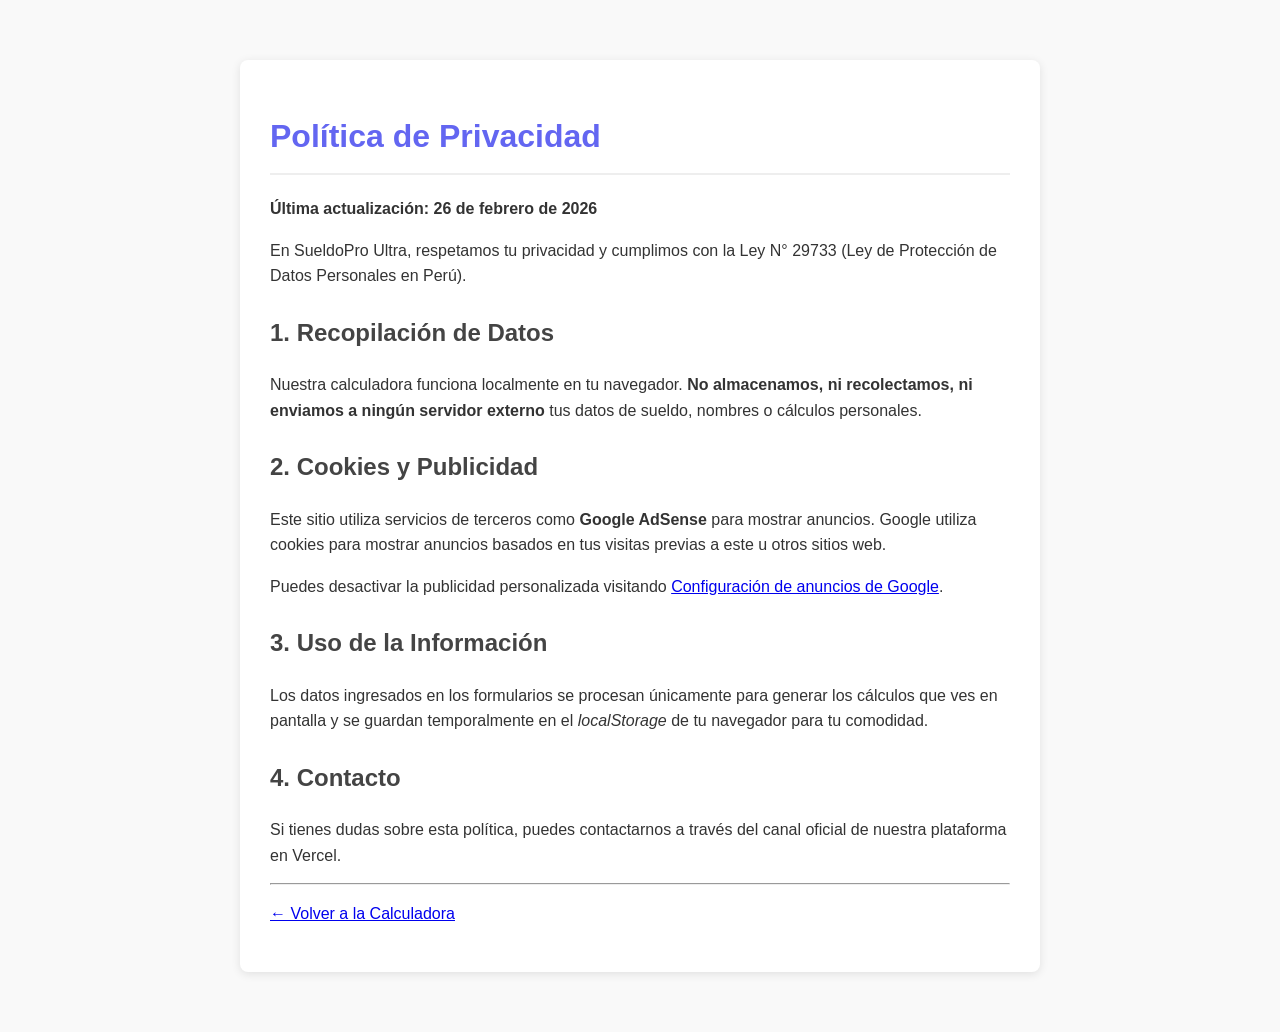
<file: privacidad.html>
<!DOCTYPE html>
<html lang="es">
<head>
    <meta charset="UTF-8">
    <meta name="viewport" content="width=device-width, initial-scale=1.0">
    <title>Política de Privacidad - SueldoPro Ultra</title>
    <style>
        body { font-family: sans-serif; line-height: 1.6; color: #333; max-width: 800px; margin: 40px auto; padding: 20px; background: #f9f9f9; }
        .card { background: white; padding: 30px; border-radius: 8px; box-shadow: 0 2px 10px rgba(0,0,0,0.1); }
        h1 { color: #6366f1; border-bottom: 2px solid #eee; padding-bottom: 10px; }
        h2 { color: #444; margin-top: 25px; }
        p { margin-bottom: 15px; }
    </style>
</head>
<body>
    <div class="card">
        <h1>Política de Privacidad</h1>
        <p><strong>Última actualización: 26 de febrero de 2026</strong></p>

        <p>En SueldoPro Ultra, respetamos tu privacidad y cumplimos con la Ley N° 29733 (Ley de Protección de Datos Personales en Perú).</p>

        <h2>1. Recopilación de Datos</h2>
        <p>Nuestra calculadora funciona localmente en tu navegador. <strong>No almacenamos, ni recolectamos, ni enviamos a ningún servidor externo</strong> tus datos de sueldo, nombres o cálculos personales.</p>

        <h2>2. Cookies y Publicidad</h2>
        <p>Este sitio utiliza servicios de terceros como <strong>Google AdSense</strong> para mostrar anuncios. Google utiliza cookies para mostrar anuncios basados en tus visitas previas a este u otros sitios web.</p>
        <p>Puedes desactivar la publicidad personalizada visitando <a href="https://www.google.com/settings/ads" target="_blank">Configuración de anuncios de Google</a>.</p>

        <h2>3. Uso de la Información</h2>
        <p>Los datos ingresados en los formularios se procesan únicamente para generar los cálculos que ves en pantalla y se guardan temporalmente en el <em>localStorage</em> de tu navegador para tu comodidad.</p>

        <h2>4. Contacto</h2>
        <p>Si tienes dudas sobre esta política, puedes contactarnos a través del canal oficial de nuestra plataforma en Vercel.</p>
        
        <hr>
        <p><a href="index.html">← Volver a la Calculadora</a></p>
    </div>
</body>
</html>
</file>
<file: style.css>
/* ============================================
   PayCalc Pro - Premium SaaS Stylesheet
   Silicon Valley Design Standards
   ============================================ */

/* ===== CSS VARIABLES ===== */
:root {
    /* Primary Palette */
    --primary: #6366f1;
    --primary-light: #818cf8;
    --primary-dark: #4f46e5;
    --primary-50: rgba(99, 102, 241, 0.05);
    --primary-100: rgba(99, 102, 241, 0.1);
    --primary-200: rgba(99, 102, 241, 0.2);

    /* Accent Colors */
    --accent-green: #10b981;
    --accent-red: #ef4444;
    --accent-orange: #f59e0b;
    --accent-cyan: #06b6d4;
    --accent-purple: #8b5cf6;
    --accent-pink: #ec4899;
    --accent-teal: #14b8a6;
    --accent-indigo: #6366f1;

    /* Light Theme */
    --bg-primary: #ffffff;
    --bg-secondary: #f8fafc;
    --bg-tertiary: #f1f5f9;
    --bg-card: #ffffff;
    --bg-card-hover: #f8fafc;
    --bg-input: #f8fafc;
    --bg-input-focus: #ffffff;

    --text-primary: #0f172a;
    --text-secondary: #475569;
    --text-tertiary: #94a3b8;
    --text-inverse: #ffffff;

    --border-color: #e2e8f0;
    --border-light: #f1f5f9;
    --border-focus: var(--primary);

    --shadow-sm: 0 1px 2px rgba(0, 0, 0, 0.05);
    --shadow-md: 0 4px 6px -1px rgba(0, 0, 0, 0.07), 0 2px 4px -2px rgba(0, 0, 0, 0.05);
    --shadow-lg: 0 10px 15px -3px rgba(0, 0, 0, 0.08), 0 4px 6px -4px rgba(0, 0, 0, 0.05);
    --shadow-xl: 0 20px 25px -5px rgba(0, 0, 0, 0.08), 0 8px 10px -6px rgba(0, 0, 0, 0.05);
    --shadow-2xl: 0 25px 50px -12px rgba(0, 0, 0, 0.15);
    --shadow-glow: 0 0 40px rgba(99, 102, 241, 0.15);

    /* Gradients */
    --gradient-primary: linear-gradient(135deg, #6366f1 0%, #8b5cf6 100%);
    --gradient-hero: linear-gradient(135deg, #667eea 0%, #764ba2 100%);
    --gradient-card: linear-gradient(135deg, rgba(99, 102, 241, 0.03) 0%, rgba(139, 92, 246, 0.03) 100%);
    --gradient-text: linear-gradient(135deg, #6366f1 0%, #ec4899 100%);

    /* Sizing */
    --nav-height: 72px;
    --radius-sm: 8px;
    --radius-md: 12px;
    --radius-lg: 16px;
    --radius-xl: 24px;
    --radius-full: 9999px;

    /* Transitions */
    --transition-fast: 0.15s ease;
    --transition-normal: 0.3s ease;
    --transition-slow: 0.5s ease;
    --transition-spring: 0.4s cubic-bezier(0.34, 1.56, 0.64, 1);
}

/* Dark Theme */
[data-theme="dark"] {
    --bg-primary: #0f172a;
    --bg-secondary: #1e293b;
    --bg-tertiary: #334155;
    --bg-card: #1e293b;
    --bg-card-hover: #263548;
    --bg-input: #1e293b;
    --bg-input-focus: #263548;

    --text-primary: #f1f5f9;
    --text-secondary: #94a3b8;
    --text-tertiary: #64748b;

    --border-color: #334155;
    --border-light: #1e293b;

    --shadow-sm: 0 1px 2px rgba(0, 0, 0, 0.3);
    --shadow-md: 0 4px 6px -1px rgba(0, 0, 0, 0.4);
    --shadow-lg: 0 10px 15px -3px rgba(0, 0, 0, 0.4);
    --shadow-xl: 0 20px 25px -5px rgba(0, 0, 0, 0.5);
    --shadow-2xl: 0 25px 50px -12px rgba(0, 0, 0, 0.6);
    --shadow-glow: 0 0 40px rgba(99, 102, 241, 0.2);

    --gradient-card: linear-gradient(135deg, rgba(99, 102, 241, 0.05) 0%, rgba(139, 92, 246, 0.05) 100%);
}

/* ===== RESET & BASE ===== */
*, *::before, *::after {
    margin: 0;
    padding: 0;
    box-sizing: border-box;
}

html {
    scroll-behavior: smooth;
    scroll-padding-top: var(--nav-height);
    -webkit-font-smoothing: antialiased;
    -moz-osx-font-smoothing: grayscale;
}

body {
    font-family: 'Inter', -apple-system, BlinkMacSystemFont, 'Segoe UI', sans-serif;
    background: var(--bg-primary);
    color: var(--text-primary);
    line-height: 1.6;
    overflow-x: hidden;
    transition: background var(--transition-normal), color var(--transition-normal);
}

a {
    text-decoration: none;
    color: inherit;
}

button {
    cursor: pointer;
    border: none;
    background: none;
    font-family: inherit;
}

input, select {
    font-family: inherit;
}

img {
    max-width: 100%;
}

/* ===== LOADER ===== */
.loader-overlay {
    position: fixed;
    inset: 0;
    background: var(--bg-primary);
    z-index: 10000;
    display: flex;
    align-items: center;
    justify-content: center;
    transition: opacity 0.5s ease, visibility 0.5s ease;
}

.loader-overlay.hidden {
    opacity: 0;
    visibility: hidden;
}

.loader-content {
    text-align: center;
}

.loader-logo {
    width: 70px;
    height: 70px;
    background: var(--gradient-primary);
    border-radius: var(--radius-lg);
    display: flex;
    align-items: center;
    justify-content: center;
    margin: 0 auto 24px;
    animation: loaderPulse 1.5s ease-in-out infinite;
}

.loader-logo i {
    font-size: 30px;
    color: white;
}

.loader-bar {
    width: 200px;
    height: 4px;
    background: var(--border-color);
    border-radius: var(--radius-full);
    overflow: hidden;
    margin: 0 auto 16px;
}

.loader-progress {
    height: 100%;
    background: var(--gradient-primary);
    border-radius: var(--radius-full);
    animation: loaderBar 1.5s ease-in-out forwards;
}

.loader-content p {
    color: var(--text-secondary);
    font-size: 14px;
    font-weight: 500;
}

@keyframes loaderPulse {
    0%, 100% { transform: scale(1); }
    50% { transform: scale(1.05); }
}

@keyframes loaderBar {
    0% { width: 0%; }
    100% { width: 100%; }
}

/* ===== PARTICLES CANVAS ===== */
#particles {
    position: fixed;
    inset: 0;
    z-index: 0;
    pointer-events: none;
    opacity: 0.4;
}

[data-theme="dark"] #particles {
    opacity: 0.3;
}

/* ===== CONTAINER ===== */
.container {
    max-width: 1280px;
    margin: 0 auto;
    padding: 0 24px;
}

/* ===== NAVBAR ===== */
.navbar {
    position: fixed;
    top: 0;
    left: 0;
    right: 0;
    height: var(--nav-height);
    z-index: 1000;
    transition: all var(--transition-normal);
    background: transparent;
}

.navbar.scrolled {
    background: rgba(255, 255, 255, 0.85);
    backdrop-filter: blur(20px) saturate(180%);
    -webkit-backdrop-filter: blur(20px) saturate(180%);
    border-bottom: 1px solid var(--border-light);
    box-shadow: var(--shadow-sm);
}

[data-theme="dark"] .navbar.scrolled {
    background: rgba(15, 23, 42, 0.85);
}

.nav-container {
    max-width: 1280px;
    margin: 0 auto;
    padding: 0 24px;
    height: 100%;
    display: flex;
    align-items: center;
    justify-content: space-between;
    gap: 32px;
}

.nav-logo {
    display: flex;
    align-items: center;
    gap: 10px;
    flex-shrink: 0;
}

.logo-icon {
    width: 38px;
    height: 38px;
    background: var(--gradient-primary);
    border-radius: var(--radius-sm);
    display: flex;
    align-items: center;
    justify-content: center;
    color: white;
    font-size: 16px;
}

.logo-text {
    font-size: 20px;
    font-weight: 800;
    color: var(--text-primary);
    letter-spacing: -0.5px;
}

.logo-highlight {
    color: var(--primary);
}

.logo-badge {
    background: var(--accent-green);
    color: white;
    font-size: 9px;
    font-weight: 700;
    padding: 2px 6px;
    border-radius: var(--radius-sm);
    letter-spacing: 0.5px;
    text-transform: uppercase;
}

.nav-links {
    display: flex;
    align-items: center;
    gap: 4px;
}

.nav-link {
    padding: 8px 16px;
    font-size: 14px;
    font-weight: 500;
    color: var(--text-secondary);
    border-radius: var(--radius-sm);
    transition: all var(--transition-fast);
    position: relative;
}

.nav-link:hover {
    color: var(--text-primary);
    background: var(--primary-50);
}

.nav-link.active {
    color: var(--primary);
    background: var(--primary-100);
}

.nav-actions {
    display: flex;
    align-items: center;
    gap: 12px;
}

.theme-toggle {
    width: 40px;
    height: 40px;
    border-radius: var(--radius-sm);
    display: flex;
    align-items: center;
    justify-content: center;
    color: var(--text-secondary);
    transition: all var(--transition-fast);
    font-size: 16px;
}

.theme-toggle:hover {
    background: var(--primary-100);
    color: var(--primary);
}

.btn-nav-cta {
    padding: 8px 20px;
    background: var(--gradient-primary);
    color: white;
    font-size: 14px;
    font-weight: 600;
    border-radius: var(--radius-sm);
    display: flex;
    align-items: center;
    gap: 8px;
    transition: all var(--transition-fast);
    box-shadow: 0 2px 8px rgba(99, 102, 241, 0.3);
}

.btn-nav-cta:hover {
    transform: translateY(-1px);
    box-shadow: 0 4px 16px rgba(99, 102, 241, 0.4);
}

.nav-hamburger {
    display: none;
    flex-direction: column;
    gap: 5px;
    width: 24px;
    padding: 4px 0;
}

.nav-hamburger span {
    display: block;
    height: 2px;
    background: var(--text-primary);
    border-radius: 2px;
    transition: all var(--transition-normal);
}

.nav-hamburger.active span:nth-child(1) {
    transform: rotate(45deg) translate(5px, 5px);
}
.nav-hamburger.active span:nth-child(2) {
    opacity: 0;
}
.nav-hamburger.active span:nth-child(3) {
    transform: rotate(-45deg) translate(5px, -5px);
}

/* ===== HERO ===== */
.hero {
    min-height: 100vh;
    display: flex;
    align-items: center;
    position: relative;
    overflow: hidden;
    padding-top: var(--nav-height);
}

.hero-bg-elements {
    position: absolute;
    inset: 0;
    pointer-events: none;
    overflow: hidden;
}

.hero-circle {
    position: absolute;
    border-radius: 50%;
    filter: blur(80px);
    opacity: 0.15;
}

.circle-1 {
    width: 600px;
    height: 600px;
    background: var(--primary);
    top: -200px;
    right: -100px;
}

.circle-2 {
    width: 400px;
    height: 400px;
    background: var(--accent-pink);
    bottom: -100px;
    left: -100px;
}

.circle-3 {
    width: 300px;
    height: 300px;
    background: var(--accent-cyan);
    top: 50%;
    left: 50%;
    transform: translate(-50%, -50%);
}

.hero-container {
    max-width: 1280px;
    margin: 0 auto;
    padding: 0 24px;
    display: grid;
    grid-template-columns: 1fr 1fr;
    gap: 64px;
    align-items: center;
    position: relative;
    z-index: 1;
    width: 100%;
}

.hero-badge {
    display: inline-flex;
    align-items: center;
    gap: 8px;
    padding: 8px 16px;
    background: var(--primary-100);
    color: var(--primary);
    font-size: 13px;
    font-weight: 600;
    border-radius: var(--radius-full);
    margin-bottom: 24px;
    border: 1px solid var(--primary-200);
}

.hero-title {
    font-size: clamp(36px, 5vw, 60px);
    font-weight: 900;
    line-height: 1.1;
    letter-spacing: -1.5px;
    margin-bottom: 20px;
    color: var(--text-primary);
}

.gradient-text {
    background: var(--gradient-text);
    -webkit-background-clip: text;
    -webkit-text-fill-color: transparent;
    background-clip: text;
}

.hero-subtitle {
    font-size: 18px;
    color: var(--text-secondary);
    line-height: 1.7;
    margin-bottom: 32px;
    max-width: 540px;
}

.hero-stats {
    display: flex;
    align-items: center;
    gap: 32px;
    margin-bottom: 40px;
}

.stat-item {
    display: flex;
    flex-direction: column;
}

.stat-number {
    font-size: 32px;
    font-weight: 800;
    color: var(--text-primary);
    font-family: 'JetBrains Mono', monospace;
    display: inline;
}

.stat-suffix {
    font-size: 24px;
    font-weight: 700;
    color: var(--primary);
}

.stat-label {
    font-size: 13px;
    color: var(--text-tertiary);
    font-weight: 500;
    margin-top: 2px;
}

.stat-divider {
    width: 1px;
    height: 40px;
    background: var(--border-color);
}

.hero-actions {
    display: flex;
    gap: 16px;
    flex-wrap: wrap;
}

/* Buttons */
.btn-primary {
    padding: 12px 28px;
    background: var(--gradient-primary);
    color: white;
    font-size: 15px;
    font-weight: 600;
    border-radius: var(--radius-sm);
    display: inline-flex;
    align-items: center;
    gap: 10px;
    transition: all var(--transition-fast);
    box-shadow: 0 4px 15px rgba(99, 102, 241, 0.3);
    border: none;
    cursor: pointer;
}

.btn-primary:hover {
    transform: translateY(-2px);
    box-shadow: 0 8px 25px rgba(99, 102, 241, 0.4);
}

.btn-primary:active {
    transform: translateY(0);
}

.btn-outline {
    padding: 12px 28px;
    background: transparent;
    color: var(--text-primary);
    font-size: 15px;
    font-weight: 600;
    border-radius: var(--radius-sm);
    display: inline-flex;
    align-items: center;
    gap: 10px;
    transition: all var(--transition-fast);
    border: 2px solid var(--border-color);
    cursor: pointer;
}

.btn-outline:hover {
    border-color: var(--primary);
    color: var(--primary);
    background: var(--primary-50);
}

.btn-lg {
    padding: 14px 32px;
    font-size: 16px;
}

.btn-block {
    width: 100%;
    justify-content: center;
}

.btn-calculate {
    margin-top: 8px;
    padding: 14px 28px;
    font-size: 15px;
}

/* Hero Visual */
.hero-visual {
    display: flex;
    justify-content: center;
    align-items: center;
    position: relative;
}

.hero-card-stack {
    position: relative;
    width: 100%;
    max-width: 420px;
    height: 350px;
}

.hero-preview-card {
    position: absolute;
    background: var(--bg-card);
    border: 1px solid var(--border-color);
    border-radius: var(--radius-lg);
    padding: 24px;
    width: 320px;
    box-shadow: var(--shadow-xl);
    transition: all 0.6s cubic-bezier(0.34, 1.56, 0.64, 1);
}

.hero-preview-card:hover {
    transform: translateY(-8px) !important;
}

.card-1 {
    top: 0;
    left: 0;
    z-index: 3;
    animation: cardFloat1 6s ease-in-out infinite;
}

.card-2 {
    top: 60px;
    left: 80px;
    z-index: 2;
    animation: cardFloat2 6s ease-in-out infinite;
}

.card-3 {
    top: 120px;
    left: 40px;
    z-index: 1;
    animation: cardFloat3 6s ease-in-out infinite;
}

@keyframes cardFloat1 {
    0%, 100% { transform: translateY(0); }
    50% { transform: translateY(-10px); }
}

@keyframes cardFloat2 {
    0%, 100% { transform: translateY(0); }
    50% { transform: translateY(-6px); }
}

@keyframes cardFloat3 {
    0%, 100% { transform: translateY(0); }
    50% { transform: translateY(-14px); }
}

.preview-header {
    display: flex;
    align-items: center;
    gap: 10px;
    margin-bottom: 16px;
    color: var(--text-secondary);
    font-size: 14px;
    font-weight: 500;
}

.preview-header i {
    color: var(--primary);
    font-size: 18px;
}

.preview-amount {
    font-size: 28px;
    font-weight: 800;
    color: var(--text-primary);
    font-family: 'JetBrains Mono', monospace;
    margin-bottom: 16px;
}

.preview-bar {
    height: 6px;
    background: var(--bg-tertiary);
    border-radius: var(--radius-full);
    overflow: hidden;
}

.bar-fill {
    height: 100%;
    background: var(--gradient-primary);
    border-radius: var(--radius-full);
    transition: width 1s ease;
}

/* Scroll Indicator */
.hero-scroll-indicator {
    position: absolute;
    bottom: 32px;
    left: 50%;
    transform: translateX(-50%);
    display: flex;
    flex-direction: column;
    align-items: center;
    gap: 8px;
    color: var(--text-tertiary);
    font-size: 12px;
    animation: scrollBounce 2s ease-in-out infinite;
}

.scroll-mouse {
    width: 24px;
    height: 38px;
    border: 2px solid var(--text-tertiary);
    border-radius: 12px;
    position: relative;
}

.scroll-dot {
    width: 4px;
    height: 8px;
    background: var(--text-tertiary);
    border-radius: 2px;
    position: absolute;
    top: 6px;
    left: 50%;
    transform: translateX(-50%);
    animation: scrollDot 2s ease-in-out infinite;
}

@keyframes scrollBounce {
    0%, 100% { transform: translateX(-50%) translateY(0); }
    50% { transform: translateX(-50%) translateY(8px); }
}

@keyframes scrollDot {
    0%, 100% { opacity: 1; top: 6px; }
    50% { opacity: 0.3; top: 18px; }
}

/* ===== SECTIONS ===== */
.section {
    padding: 100px 0;
    position: relative;
    z-index: 1;
}

.section-header {
    text-align: center;
    margin-bottom: 60px;
}

.section-badge {
    display: inline-flex;
    align-items: center;
    gap: 8px;
    padding: 6px 16px;
    background: var(--primary-100);
    color: var(--primary);
    font-size: 13px;
    font-weight: 600;
    border-radius: var(--radius-full);
    margin-bottom: 16px;
}

.section-title {
    font-size: clamp(28px, 4vw, 42px);
    font-weight: 800;
    letter-spacing: -1px;
    margin-bottom: 16px;
    color: var(--text-primary);
}

.section-subtitle {
    font-size: 17px;
    color: var(--text-secondary);
    max-width: 600px;
    margin: 0 auto;
    line-height: 1.7;
}

/* ===== CALCULATOR TABS ===== */
.calc-tabs-wrapper {
    overflow-x: auto;
    margin-bottom: 40px;
    padding-bottom: 8px;
    -ms-overflow-style: none;
    scrollbar-width: none;
}

.calc-tabs-wrapper::-webkit-scrollbar {
    display: none;
}

.calc-tabs {
    display: flex;
    gap: 8px;
    min-width: max-content;
    padding: 6px;
    background: var(--bg-secondary);
    border-radius: var(--radius-lg);
    border: 1px solid var(--border-color);
}

.calc-tab {
    padding: 10px 20px;
    font-size: 13px;
    font-weight: 500;
    color: var(--text-secondary);
    border-radius: var(--radius-md);
    display: flex;
    align-items: center;
    gap: 8px;
    transition: all var(--transition-fast);
    white-space: nowrap;
}

.calc-tab i {
    font-size: 14px;
}

.calc-tab:hover {
    color: var(--text-primary);
    background: var(--bg-card);
}

.calc-tab.active {
    color: white;
    background: var(--gradient-primary);
    box-shadow: 0 2px 8px rgba(99, 102, 241, 0.3);
}

/* ===== CALCULATOR PANELS ===== */
.calc-panel {
    display: none;
    animation: fadeIn 0.4s ease;
}

.calc-panel.active {
    display: block;
}

@keyframes fadeIn {
    from { opacity: 0; transform: translateY(10px); }
    to { opacity: 1; transform: translateY(0); }
}

.calc-layout {
    display: grid;
    grid-template-columns: 1fr 1fr;
    gap: 32px;
    align-items: start;
}

/* Calculator Card */
.calc-card {
    background: var(--bg-card);
    border: 1px solid var(--border-color);
    border-radius: var(--radius-xl);
    overflow: hidden;
    box-shadow: var(--shadow-lg);
    transition: all var(--transition-normal);
}

.calc-card:hover {
    box-shadow: var(--shadow-xl);
}

.calc-card-header {
    padding: 24px 28px;
    display: flex;
    align-items: center;
    gap: 16px;
    border-bottom: 1px solid var(--border-light);
    background: var(--gradient-card);
}

.calc-icon-wrapper {
    width: 48px;
    height: 48px;
    border-radius: var(--radius-md);
    display: flex;
    align-items: center;
    justify-content: center;
    color: white;
    font-size: 20px;
    flex-shrink: 0;
}

.gradient-blue { background: linear-gradient(135deg, #6366f1, #818cf8); }
.gradient-green { background: linear-gradient(135deg, #10b981, #34d399); }
.gradient-purple { background: linear-gradient(135deg, #8b5cf6, #a78bfa); }
.gradient-orange { background: linear-gradient(135deg, #f59e0b, #fbbf24); }
.gradient-red { background: linear-gradient(135deg, #ef4444, #f87171); }
.gradient-cyan { background: linear-gradient(135deg, #06b6d4, #22d3ee); }
.gradient-pink { background: linear-gradient(135deg, #ec4899, #f472b6); }
.gradient-teal { background: linear-gradient(135deg, #14b8a6, #2dd4bf); }
.gradient-yellow { background: linear-gradient(135deg, #eab308, #facc15); }
.gradient-indigo { background: linear-gradient(135deg, #6366f1, #818cf8); }
.gradient-dark { background: linear-gradient(135deg, #334155, #475569); }
.gradient-slate { background: linear-gradient(135deg, #475569, #64748b); }

.calc-card-header h3 {
    font-size: 17px;
    font-weight: 700;
    color: var(--text-primary);
    margin-bottom: 2px;
}

.calc-card-header p {
    font-size: 13px;
    color: var(--text-tertiary);
}

.calc-card-body {
    padding: 28px;
    display: flex;
    flex-direction: column;
    gap: 20px;
}

/* ===== FORM ELEMENTS ===== */
.form-group {
    display: flex;
    flex-direction: column;
    gap: 6px;
}

.form-label {
    font-size: 13px;
    font-weight: 600;
    color: var(--text-secondary);
    display: flex;
    align-items: center;
    gap: 6px;
}

.form-label i {
    font-size: 12px;
    color: var(--primary);
}

.input-wrapper {
    position: relative;
    display: flex;
    align-items: center;
}

.input-prefix {
    position: absolute;
    left: 14px;
    font-size: 14px;
    font-weight: 600;
    color: var(--text-tertiary);
    pointer-events: none;
    z-index: 1;
}

.form-input {
    width: 100%;
    padding: 11px 14px;
    font-size: 14px;
    color: var(--text-primary);
    background: var(--bg-input);
    border: 1.5px solid var(--border-color);
    border-radius: var(--radius-sm);
    transition: all var(--transition-fast);
    outline: none;
}

.input-wrapper .form-input {
    padding-left: 40px;
}

.form-input:focus {
    border-color: var(--primary);
    background: var(--bg-input-focus);
    box-shadow: 0 0 0 3px var(--primary-100);
}

.form-input::placeholder {
    color: var(--text-tertiary);
}

.form-select {
    width: 100%;
    padding: 11px 14px;
    font-size: 14px;
    color: var(--text-primary);
    background: var(--bg-input);
    border: 1.5px solid var(--border-color);
    border-radius: var(--radius-sm);
    transition: all var(--transition-fast);
    outline: none;
    cursor: pointer;
    appearance: none;
    background-image: url("data:image/svg+xml,%3Csvg xmlns='http://www.w3.org/2000/svg' viewBox='0 0 24 24' fill='%2394a3b8'%3E%3Cpath d='M7 10l5 5 5-5z'/%3E%3C/svg%3E");
    background-repeat: no-repeat;
    background-position: right 10px center;
    background-size: 20px;
}

.form-select:focus {
    border-color: var(--primary);
    box-shadow: 0 0 0 3px var(--primary-100);
}

.form-row {
    display: grid;
    grid-template-columns: 1fr 1fr;
    gap: 16px;
}

.form-hint {
    font-size: 11px;
    color: var(--text-tertiary);
    margin-top: 2px;
}

/* Toggle */
.toggle-wrapper {
    display: flex;
    align-items: center;
    gap: 12px;
}

.toggle {
    position: relative;
    width: 44px;
    height: 24px;
    flex-shrink: 0;
}

.toggle input {
    opacity: 0;
    width: 0;
    height: 0;
}

.toggle-slider {
    position: absolute;
    inset: 0;
    background: var(--border-color);
    border-radius: var(--radius-full);
    transition: all var(--transition-fast);
    cursor: pointer;
}

.toggle-slider::before {
    content: '';
    position: absolute;
    width: 18px;
    height: 18px;
    background: white;
    border-radius: 50%;
    top: 3px;
    left: 3px;
    transition: all var(--transition-fast);
    box-shadow: var(--shadow-sm);
}

.toggle input:checked + .toggle-slider {
    background: var(--primary);
}

.toggle input:checked + .toggle-slider::before {
    transform: translateX(20px);
}

.toggle-label {
    font-size: 13px;
    color: var(--text-secondary);
}

/* Info Box */
.info-box {
    display: flex;
    gap: 12px;
    padding: 16px;
    background: var(--primary-50);
    border: 1px solid var(--primary-200);
    border-radius: var(--radius-md);
    font-size: 13px;
    color: var(--text-secondary);
    line-height: 1.6;
}

.info-box i {
    color: var(--primary);
    font-size: 16px;
    flex-shrink: 0;
    margin-top: 2px;
}

/* ===== RESULT AREA ===== */
.calc-result-area {
    position: sticky;
    top: calc(var(--nav-height) + 20px);
}

.result-placeholder {
    background: var(--bg-card);
    border: 2px dashed var(--border-color);
    border-radius: var(--radius-xl);
    padding: 60px 40px;
    text-align: center;
    color: var(--text-tertiary);
}

.result-placeholder-icon {
    width: 64px;
    height: 64px;
    background: var(--bg-tertiary);
    border-radius: var(--radius-lg);
    display: flex;
    align-items: center;
    justify-content: center;
    margin: 0 auto 20px;
    font-size: 24px;
}

.result-placeholder h4 {
    font-size: 18px;
    font-weight: 700;
    color: var(--text-secondary);
    margin-bottom: 8px;
}

.result-placeholder p {
    font-size: 14px;
    line-height: 1.6;
}

/* Result Card */
.result-card {
    background: var(--bg-card);
    border: 1px solid var(--border-color);
    border-radius: var(--radius-xl);
    overflow: hidden;
    box-shadow: var(--shadow-xl);
    animation: resultSlideIn 0.5s ease;
}

@keyframes resultSlideIn {
    from { opacity: 0; transform: translateY(20px) scale(0.98); }
    to { opacity: 1; transform: translateY(0) scale(1); }
}

.result-hero {
    padding: 32px 28px;
    background: var(--gradient-primary);
    color: white;
    text-align: center;
}

.result-hero-label {
    font-size: 13px;
    font-weight: 500;
    opacity: 0.85;
    margin-bottom: 8px;
    text-transform: uppercase;
    letter-spacing: 1px;
}

.result-hero-amount {
    font-size: 42px;
    font-weight: 900;
    font-family: 'JetBrains Mono', monospace;
    letter-spacing: -1px;
    margin-bottom: 4px;
}

.result-hero-sub {
    font-size: 13px;
    opacity: 0.7;
}

.result-body {
    padding: 24px 28px;
}

.result-section {
    margin-bottom: 20px;
}

.result-section:last-child {
    margin-bottom: 0;
}

.result-section-title {
    font-size: 12px;
    font-weight: 700;
    color: var(--text-tertiary);
    text-transform: uppercase;
    letter-spacing: 1px;
    margin-bottom: 12px;
    padding-bottom: 8px;
    border-bottom: 1px solid var(--border-light);
}

.result-row {
    display: flex;
    justify-content: space-between;
    align-items: center;
    padding: 8px 0;
    font-size: 14px;
}

.result-row-label {
    color: var(--text-secondary);
    display: flex;
    align-items: center;
    gap: 8px;
}

.result-row-label i {
    font-size: 12px;
    width: 16px;
    text-align: center;
}

.result-row-value {
    font-weight: 600;
    color: var(--text-primary);
    font-family: 'JetBrains Mono', monospace;
    font-size: 14px;
}

.result-row-value.positive {
    color: var(--accent-green);
}

.result-row-value.negative {
    color: var(--accent-red);
}

.result-row.total {
    padding: 12px 0;
    margin-top: 8px;
    border-top: 2px solid var(--border-color);
    font-size: 16px;
}

.result-row.total .result-row-label {
    font-weight: 700;
    color: var(--text-primary);
}

.result-row.total .result-row-value {
    font-size: 18px;
    font-weight: 800;
    color: var(--primary);
}

/* Result Bar Chart */
.result-bar-chart {
    margin-top: 16px;
}

.bar-chart-item {
    margin-bottom: 12px;
}

.bar-chart-label {
    display: flex;
    justify-content: space-between;
    font-size: 12px;
    margin-bottom: 4px;
}

.bar-chart-label span:first-child {
    color: var(--text-secondary);
}

.bar-chart-label span:last-child {
    font-weight: 600;
    color: var(--text-primary);
    font-family: 'JetBrains Mono', monospace;
}

.bar-chart-track {
    height: 8px;
    background: var(--bg-tertiary);
    border-radius: var(--radius-full);
    overflow: hidden;
}

.bar-chart-fill {
    height: 100%;
    border-radius: var(--radius-full);
    transition: width 0.8s ease;
}

.result-actions {
    padding: 20px 28px;
    border-top: 1px solid var(--border-light);
    display: flex;
    gap: 12px;
}

.btn-result-action {
    flex: 1;
    padding: 10px 16px;
    font-size: 13px;
    font-weight: 600;
    border-radius: var(--radius-sm);
    display: flex;
    align-items: center;
    justify-content: center;
    gap: 8px;
    transition: all var(--transition-fast);
    cursor: pointer;
}

.btn-result-primary {
    background: var(--primary);
    color: white;
}

.btn-result-primary:hover {
    background: var(--primary-dark);
}

.btn-result-secondary {
    background: var(--bg-tertiary);
    color: var(--text-secondary);
    border: 1px solid var(--border-color);
}

.btn-result-secondary:hover {
    background: var(--bg-card-hover);
    color: var(--text-primary);
}

/* ===== FEATURES SECTION ===== */
.features-grid {
    display: grid;
    grid-template-columns: repeat(3, 1fr);
    gap: 24px;
}

.feature-card {
    background: var(--bg-card);
    border: 1px solid var(--border-color);
    border-radius: var(--radius-xl);
    padding: 32px;
    transition: all var(--transition-normal);
    position: relative;
    overflow: hidden;
}

.feature-card::before {
    content: '';
    position: absolute;
    top: 0;
    left: 0;
    right: 0;
    height: 3px;
    background: var(--gradient-primary);
    opacity: 0;
    transition: opacity var(--transition-normal);
}

.feature-card:hover {
    transform: translateY(-4px);
    box-shadow: var(--shadow-xl);
    border-color: var(--primary-200);
}

.feature-card:hover::before {
    opacity: 1;
}

.feature-icon {
    width: 52px;
    height: 52px;
    border-radius: var(--radius-md);
    display: flex;
    align-items: center;
    justify-content: center;
    color: white;
    font-size: 22px;
    margin-bottom: 20px;
}

.feature-card h3 {
    font-size: 18px;
    font-weight: 700;
    margin-bottom: 10px;
    color: var(--text-primary);
}

.feature-card p {
    font-size: 14px;
    color: var(--text-secondary);
    line-height: 1.7;
}

/* ===== TABLE SECTION ===== */
.table-responsive {
    overflow-x: auto;
    border-radius: var(--radius-xl);
    border: 1px solid var(--border-color);
    box-shadow: var(--shadow-lg);
}

.premium-table {
    width: 100%;
    border-collapse: collapse;
    background: var(--bg-card);
}

.premium-table thead {
    background: var(--gradient-primary);
}

.premium-table th {
    padding: 16px 24px;
    text-align: left;
    font-size: 13px;
    font-weight: 600;
    color: white;
    text-transform: uppercase;
    letter-spacing: 0.5px;
}

.premium-table td {
    padding: 16px 24px;
    font-size: 14px;
    color: var(--text-secondary);
    border-bottom: 1px solid var(--border-light);
}

.premium-table tbody tr:hover {
    background: var(--primary-50);
}

.premium-table tbody tr:last-child td {
    border-bottom: none;
}

.badge {
    display: inline-flex;
    padding: 4px 10px;
    font-size: 11px;
    font-weight: 700;
    border-radius: var(--radius-full);
    text-transform: uppercase;
    letter-spacing: 0.5px;
}

.badge-blue { background: rgba(99, 102, 241, 0.1); color: #6366f1; }
.badge-green { background: rgba(16, 185, 129, 0.1); color: #10b981; }
.badge-yellow { background: rgba(245, 158, 11, 0.1); color: #f59e0b; }
.badge-orange { background: rgba(249, 115, 22, 0.1); color: #f97316; }
.badge-red { background: rgba(239, 68, 68, 0.1); color: #ef4444; }

.table-note {
    display: flex;
    gap: 12px;
    padding: 20px 24px;
    margin-top: 16px;
    background: var(--primary-50);
    border: 1px solid var(--primary-200);
    border-radius: var(--radius-lg);
    font-size: 14px;
    color: var(--text-secondary);
}

.table-note i {
    color: var(--primary);
    font-size: 18px;
    flex-shrink: 0;
}

/* ===== FAQ SECTION ===== */
.faq-list {
    max-width: 800px;
    margin: 0 auto;
    display: flex;
    flex-direction: column;
    gap: 12px;
}

.faq-item {
    background: var(--bg-card);
    border: 1px solid var(--border-color);
    border-radius: var(--radius-lg);
    overflow: hidden;
    transition: all var(--transition-normal);
}

.faq-item:hover {
    border-color: var(--primary-200);
}

.faq-item.active {
    border-color: var(--primary);
    box-shadow: var(--shadow-md);
}

.faq-question {
    padding: 20px 24px;
    display: flex;
    justify-content: space-between;
    align-items: center;
    cursor: pointer;
    font-size: 15px;
    font-weight: 600;
    color: var(--text-primary);
    transition: all var(--transition-fast);
    gap: 16px;
    width: 100%;
    text-align: left;
}

.faq-question:hover {
    color: var(--primary);
}

.faq-question i {
    font-size: 14px;
    color: var(--text-tertiary);
    transition: transform var(--transition-normal);
    flex-shrink: 0;
}

.faq-item.active .faq-question i {
    transform: rotate(180deg);
    color: var(--primary);
}

.faq-answer {
    max-height: 0;
    overflow: hidden;
    transition: max-height 0.4s ease;
}

.faq-answer-inner {
    padding: 0 24px 20px;
    font-size: 14px;
    color: var(--text-secondary);
    line-height: 1.8;
}

.faq-item.active .faq-answer {
    max-height: 500px;
}

/* ===== FOOTER ===== */
.footer {
    background: var(--bg-secondary);
    border-top: 1px solid var(--border-color);
    padding: 64px 0 32px;
    position: relative;
    z-index: 1;
}

.footer-grid {
    display: grid;
    grid-template-columns: 2fr 1fr 1fr 1fr;
    gap: 48px;
    margin-bottom: 48px;
}

.footer-brand p {
    font-size: 14px;
    color: var(--text-secondary);
    line-height: 1.7;
    margin-top: 16px;
    margin-bottom: 20px;
}

.footer-logo {
    display: flex;
    align-items: center;
    gap: 10px;
}

.footer-social {
    display: flex;
    gap: 12px;
}

.social-link {
    width: 38px;
    height: 38px;
    border-radius: var(--radius-sm);
    display: flex;
    align-items: center;
    justify-content: center;
    background: var(--bg-tertiary);
    color: var(--text-secondary);
    transition: all var(--transition-fast);
}

.social-link:hover {
    background: var(--primary);
    color: white;
}

.footer-links-group h4 {
    font-size: 14px;
    font-weight: 700;
    color: var(--text-primary);
    margin-bottom: 16px;
    text-transform: uppercase;
    letter-spacing: 0.5px;
}

.footer-links-group ul {
    list-style: none;
    display: flex;
    flex-direction: column;
    gap: 10px;
}

.footer-links-group a {
    font-size: 14px;
    color: var(--text-secondary);
    transition: all var(--transition-fast);
}

.footer-links-group a:hover {
    color: var(--primary);
    padding-left: 4px;
}

.footer-bottom {
    padding-top: 32px;
    border-top: 1px solid var(--border-color);
    text-align: center;
}

.footer-bottom p {
    font-size: 13px;
    color: var(--text-tertiary);
    margin-bottom: 8px;
}

.footer-disclaimer {
    font-size: 12px !important;
    font-style: italic;
}

/* ===== TOAST ===== */
.toast-container {
    position: fixed;
    bottom: 24px;
    right: 24px;
    z-index: 9999;
    display: flex;
    flex-direction: column;
    gap: 12px;
}

.toast {
    padding: 14px 20px;
    background: var(--bg-card);
    border: 1px solid var(--border-color);
    border-radius: var(--radius-md);
    box-shadow: var(--shadow-xl);
    display: flex;
    align-items: center;
    gap: 12px;
    font-size: 14px;
    font-weight: 500;
    color: var(--text-primary);
    animation: toastIn 0.4s ease;
    min-width: 300px;
    max-width: 420px;
}

.toast.toast-out {
    animation: toastOut 0.3s ease forwards;
}

.toast-success { border-left: 4px solid var(--accent-green); }
.toast-error { border-left: 4px solid var(--accent-red); }
.toast-info { border-left: 4px solid var(--primary); }

.toast i {
    font-size: 18px;
    flex-shrink: 0;
}

.toast-success i { color: var(--accent-green); }
.toast-error i { color: var(--accent-red); }
.toast-info i { color: var(--primary); }

@keyframes toastIn {
    from { opacity: 0; transform: translateX(100px); }
    to { opacity: 1; transform: translateX(0); }
}

@keyframes toastOut {
    from { opacity: 1; transform: translateX(0); }
    to { opacity: 0; transform: translateX(100px); }
}

/* ===== ANIMATIONS ===== */
.animate-fade-in {
    opacity: 0;
    transform: translateY(20px);
    animation: fadeInUp 0.8s ease forwards;
}

.animate-fade-in:nth-child(1) { animation-delay: 0.1s; }
.animate-fade-in:nth-child(2) { animation-delay: 0.2s; }
.animate-fade-in:nth-child(3) { animation-delay: 0.3s; }
.animate-fade-in:nth-child(4) { animation-delay: 0.4s; }
.animate-fade-in:nth-child(5) { animation-delay: 0.5s; }
.animate-fade-in:nth-child(6) { animation-delay: 0.6s; }

@keyframes fadeInUp {
    to { opacity: 1; transform: translateY(0); }
}

/* ===== RESPONSIVE ===== */
@media (max-width: 1024px) {
    .hero-container {
        grid-template-columns: 1fr;
        text-align: center;
    }

    .hero-subtitle {
        margin: 0 auto 32px;
    }

    .hero-stats {
        justify-content: center;
    }

    .hero-actions {
        justify-content: center;
    }

    .hero-visual {
        display: none;
    }

    .calc-layout {
        grid-template-columns: 1fr;
    }

    .calc-result-area {
        position: static;
    }

    .features-grid {
        grid-template-columns: repeat(2, 1fr);
    }

    .footer-grid {
        grid-template-columns: 1fr 1fr;
        gap: 32px;
    }
}

@media (max-width: 768px) {
    .nav-links {
        display: none;
        position: fixed;
        top: var(--nav-height);
        left: 0;
        right: 0;
        background: var(--bg-card);
        border-bottom: 1px solid var(--border-color);
        flex-direction: column;
        padding: 16px;
        box-shadow: var(--shadow-lg);
    }

    .nav-links.active {
        display: flex;
    }

    .nav-hamburger {
        display: flex;
    }

    .btn-nav-cta {
        display: none;
    }

    .hero-title {
        font-size: 32px;
    }

    .hero-stats {
        flex-direction: column;
        gap: 16px;
    }

    .stat-divider {
        width: 40px;
        height: 1px;
    }

    .hero-actions {
        flex-direction: column;
        align-items: center;
    }

    .form-row {
        grid-template-columns: 1fr;
    }

    .features-grid {
        grid-template-columns: 1fr;
    }

    .footer-grid {
        grid-template-columns: 1fr;
        gap: 32px;
    }

    .result-hero-amount {
        font-size: 32px;
    }

    .section {
        padding: 60px 0;
    }

    .hero-scroll-indicator {
        display: none;
    }
}

@media (max-width: 480px) {
    .calc-card-header {
        flex-direction: column;
        text-align: center;
    }

    .result-actions {
        flex-direction: column;
    }

    .premium-table th,
    .premium-table td {
        padding: 12px 16px;
        font-size: 13px;
    }
}

/* ===== SCROLLBAR ===== */
::-webkit-scrollbar {
    width: 8px;
}

::-webkit-scrollbar-track {
    background: var(--bg-secondary);
}

::-webkit-scrollbar-thumb {
    background: var(--border-color);
    border-radius: 4px;
}

::-webkit-scrollbar-thumb:hover {
    background: var(--text-tertiary);
}

/* ===== SELECTION ===== */
::selection {
    background: var(--primary-200);
    color: var(--primary-dark);
}
/* ===== AUDIT LOG - BLOOMBERG TERMINAL STYLE ===== */
.audit-log {
    max-height: 0;
    overflow: hidden;
    transition: max-height 0.5s ease;
    background: #0a0e17;
    border-radius: var(--radius-sm);
    margin-top: 8px;
}

.audit-log.expanded {
    max-height: 600px;
    overflow-y: auto;
}

.audit-log pre {
    padding: 16px;
    font-family: 'JetBrains Mono', 'Fira Code', monospace;
    font-size: 11.5px;
    line-height: 1.7;
    color: #22d3ee;
    white-space: pre-wrap;
    word-break: break-all;
    margin: 0;
}

[data-theme="dark"] .audit-log {
    background: #020617;
}

.audit-toggle-btn {
    float: right;
    background: var(--primary-100);
    color: var(--primary);
    border: 1px solid var(--primary-200);
    padding: 3px 10px;
    border-radius: var(--radius-sm);
    font-size: 10px;
    font-weight: 600;
    cursor: pointer;
    transition: all var(--transition-fast);
    display: inline-flex;
    align-items: center;
    gap: 4px;
    text-transform: uppercase;
    letter-spacing: 0.5px;
}

.audit-toggle-btn:hover {
    background: var(--primary);
    color: white;
}

.result-section-title {
    display: flex;
    align-items: center;
    gap: 6px;
}

.result-section-title i {
    font-size: 11px;
}

/* ===== LIVE INDICATOR ===== */
.calc-card {
    position: relative;
}

.calc-card::after {
    content: 'LIVE';
    position: absolute;
    top: 12px;
    right: 12px;
    background: #10b981;
    color: white;
    font-size: 9px;
    font-weight: 800;
    padding: 2px 8px;
    border-radius: var(--radius-full);
    letter-spacing: 1px;
    animation: livePulse 2s ease-in-out infinite;
}

@keyframes livePulse {
    0%, 100% { opacity: 1; }
    50% { opacity: 0.5; }
}

/* ===== COMPARADOR HIGHLIGHT ===== */
.result-section-title:has(+ .result-row .fa-building) {
    background: var(--primary-50);
    margin: -4px -8px;
    padding: 4px 8px;
    border-radius: var(--radius-sm);
}
/* ═══════════════════════════════════════════════
   SueldoPro Ultra v4.0 - ESTILOS ADICIONALES
   ═══════════════════════════════════════════════ */

/* ── Audit Log Bloomberg Terminal ── */
.audit-log {
    max-height: 0;
    overflow: hidden;
    transition: max-height 0.5s cubic-bezier(0.4, 0, 0.2, 1);
    background: #080c14;
    border-radius: var(--radius-sm);
    margin-top: 8px;
    border: 1px solid #1a2332;
}
.audit-log.expanded {
    max-height: 700px;
    overflow-y: auto;
}
.audit-log pre {
    padding: 16px 20px;
    font-family: 'JetBrains Mono', 'Fira Code', 'Cascadia Code', monospace;
    font-size: 11px;
    line-height: 1.8;
    color: #22d3ee;
    white-space: pre-wrap;
    word-break: break-all;
    margin: 0;
    letter-spacing: 0.2px;
}
.audit-log pre::before {
    content: '$ sueldopro-audit --verbose\n\n';
    color: #64748b;
    font-style: italic;
}
[data-theme="dark"] .audit-log { background: #020617; border-color: #0f172a; }

.audit-toggle-btn {
    float: right;
    background: rgba(34, 211, 238, 0.1);
    color: #22d3ee;
    border: 1px solid rgba(34, 211, 238, 0.2);
    padding: 2px 10px;
    border-radius: var(--radius-sm);
    font-size: 9px;
    font-weight: 700;
    cursor: pointer;
    transition: all var(--transition-fast);
    display: inline-flex;
    align-items: center;
    gap: 4px;
    text-transform: uppercase;
    letter-spacing: 1px;
}
.audit-toggle-btn:hover {
    background: #22d3ee;
    color: #020617;
}

/* ── Comparador Table ── */
.comparador-table-wrap {
    overflow-x: auto;
    margin-top: 12px;
    border-radius: var(--radius-sm);
    border: 1px solid var(--border-color);
}
.comparador-table {
    width: 100%;
    border-collapse: collapse;
    font-size: 12px;
    background: var(--bg-card);
}
.comparador-table thead {
    background: linear-gradient(135deg, #0f172a 0%, #1e293b 100%);
}
[data-theme="dark"] .comparador-table thead {
    background: linear-gradient(135deg, #020617 0%, #0f172a 100%);
}
.comparador-table th {
    padding: 10px 14px;
    color: #e2e8f0;
    font-weight: 700;
    text-align: right;
    text-transform: uppercase;
    letter-spacing: 0.5px;
    font-size: 10px;
    border-bottom: 2px solid var(--primary);
}
.comparador-table th:first-child { text-align: left; }
.comparador-table td {
    padding: 8px 14px;
    border-bottom: 1px solid var(--border-light);
    text-align: right;
    font-family: 'JetBrains Mono', monospace;
    font-size: 11.5px;
    color: var(--text-secondary);
}
.comparador-label {
    text-align: left !important;
    font-family: 'Inter', sans-serif !important;
    font-weight: 500;
    color: var(--text-primary) !important;
}
.comparador-value {
    font-weight: 600;
    color: var(--text-primary) !important;
}
.comparador-total-row {
    background: var(--primary-50) !important;
}
.comparador-total-row td {
    font-weight: 800 !important;
    color: var(--primary) !important;
    border-bottom: 2px solid var(--primary-200);
}
.comparador-table tbody tr:hover {
    background: var(--bg-card-hover);
}

/* ── Live Indicator ── */
.calc-card { position: relative; }
.calc-card::after {
    content: 'LIVE';
    position: absolute;
    top: 12px;
    right: 12px;
    background: linear-gradient(135deg, #10b981, #059669);
    color: white;
    font-size: 8px;
    font-weight: 900;
    padding: 2px 8px;
    border-radius: var(--radius-full);
    letter-spacing: 1.5px;
    animation: livePulse 2s ease-in-out infinite;
    box-shadow: 0 0 8px rgba(16, 185, 129, 0.4);
}
@keyframes livePulse {
    0%, 100% { opacity: 1; box-shadow: 0 0 8px rgba(16, 185, 129, 0.4); }
    50% { opacity: 0.6; box-shadow: 0 0 16px rgba(16, 185, 129, 0.6); }
}

/* ── Version Badge ── */
.result-hero::after {
    content: 'v${DATA?.VERSION || "4.0"}';
    position: absolute;
    top: 8px;
    right: 12px;
    font-size: 9px;
    font-weight: 600;
    opacity: 0.5;
    letter-spacing: 0.5px;
}
.result-hero { position: relative; }

/* ── Perfil Items ── */
.perfil-item {
    display: flex;
    justify-content: space-between;
    align-items: center;
    padding: 8px 12px;
    background: var(--bg-tertiary);
    border-radius: var(--radius-sm);
    margin-bottom: 6px;
    font-size: 13px;
}
.btn-perfil {
    background: var(--primary-100);
    color: var(--primary);
    border: none;
    padding: 4px 8px;
    border-radius: var(--radius-sm);
    cursor: pointer;
    font-size: 12px;
    margin-left: 4px;
    transition: all var(--transition-fast);
}
.btn-perfil:hover { background: var(--primary); color: white; }
.btn-perfil-danger { background: rgba(239, 68, 68, 0.1); color: #ef4444; }
.btn-perfil-danger:hover { background: #ef4444; color: white; }

/* ── Warning indicators in results ── */
.result-row-value:has(⚠) { color: var(--accent-orange) !important; }

/* ── Enhanced scrollbar for audit ── */
.audit-log::-webkit-scrollbar { width: 6px; }
.audit-log::-webkit-scrollbar-track { background: #0a0e17; }
.audit-log::-webkit-scrollbar-thumb { background: #22d3ee33; border-radius: 3px; }
.audit-log::-webkit-scrollbar-thumb:hover { background: #22d3ee66; }

/* ── Responsive comparador ── */
@media (max-width: 768px) {
    .comparador-table { font-size: 10px; }
    .comparador-table th, .comparador-table td { padding: 6px 8px; }
}
</file>
